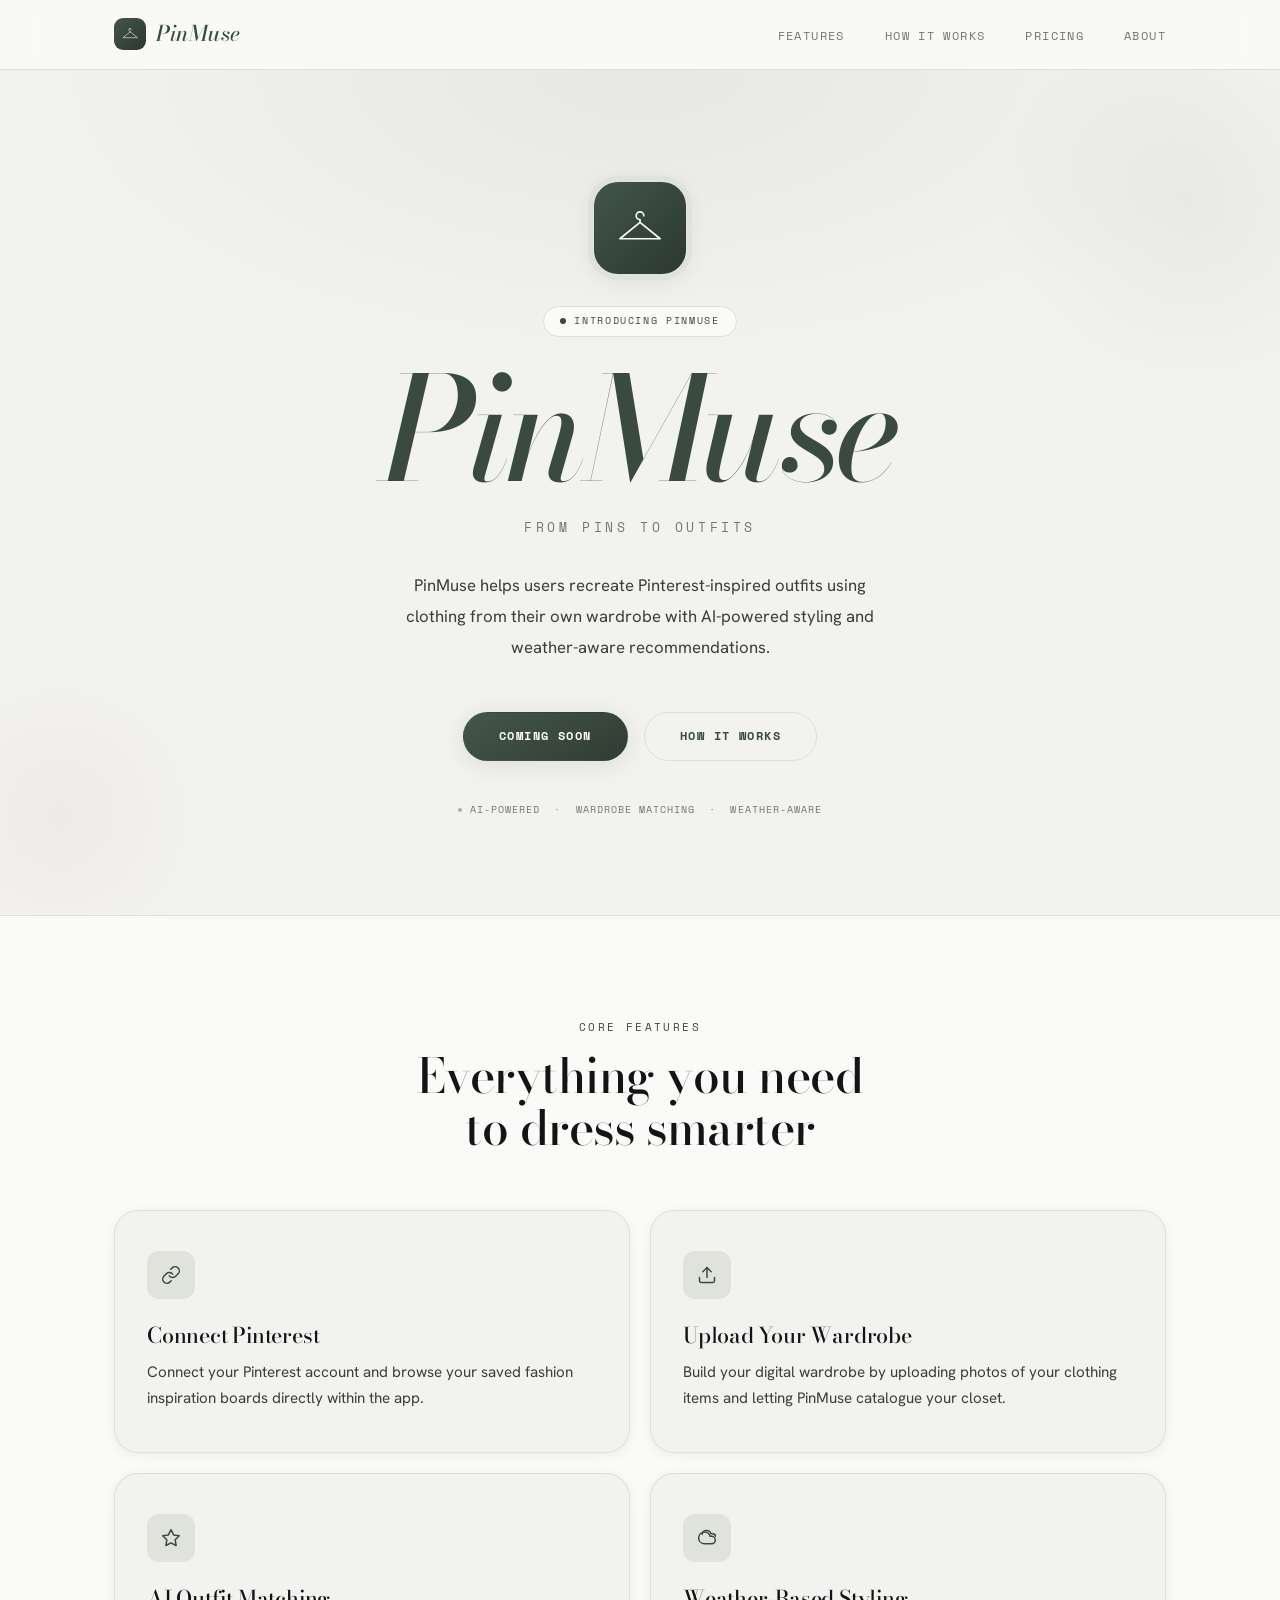
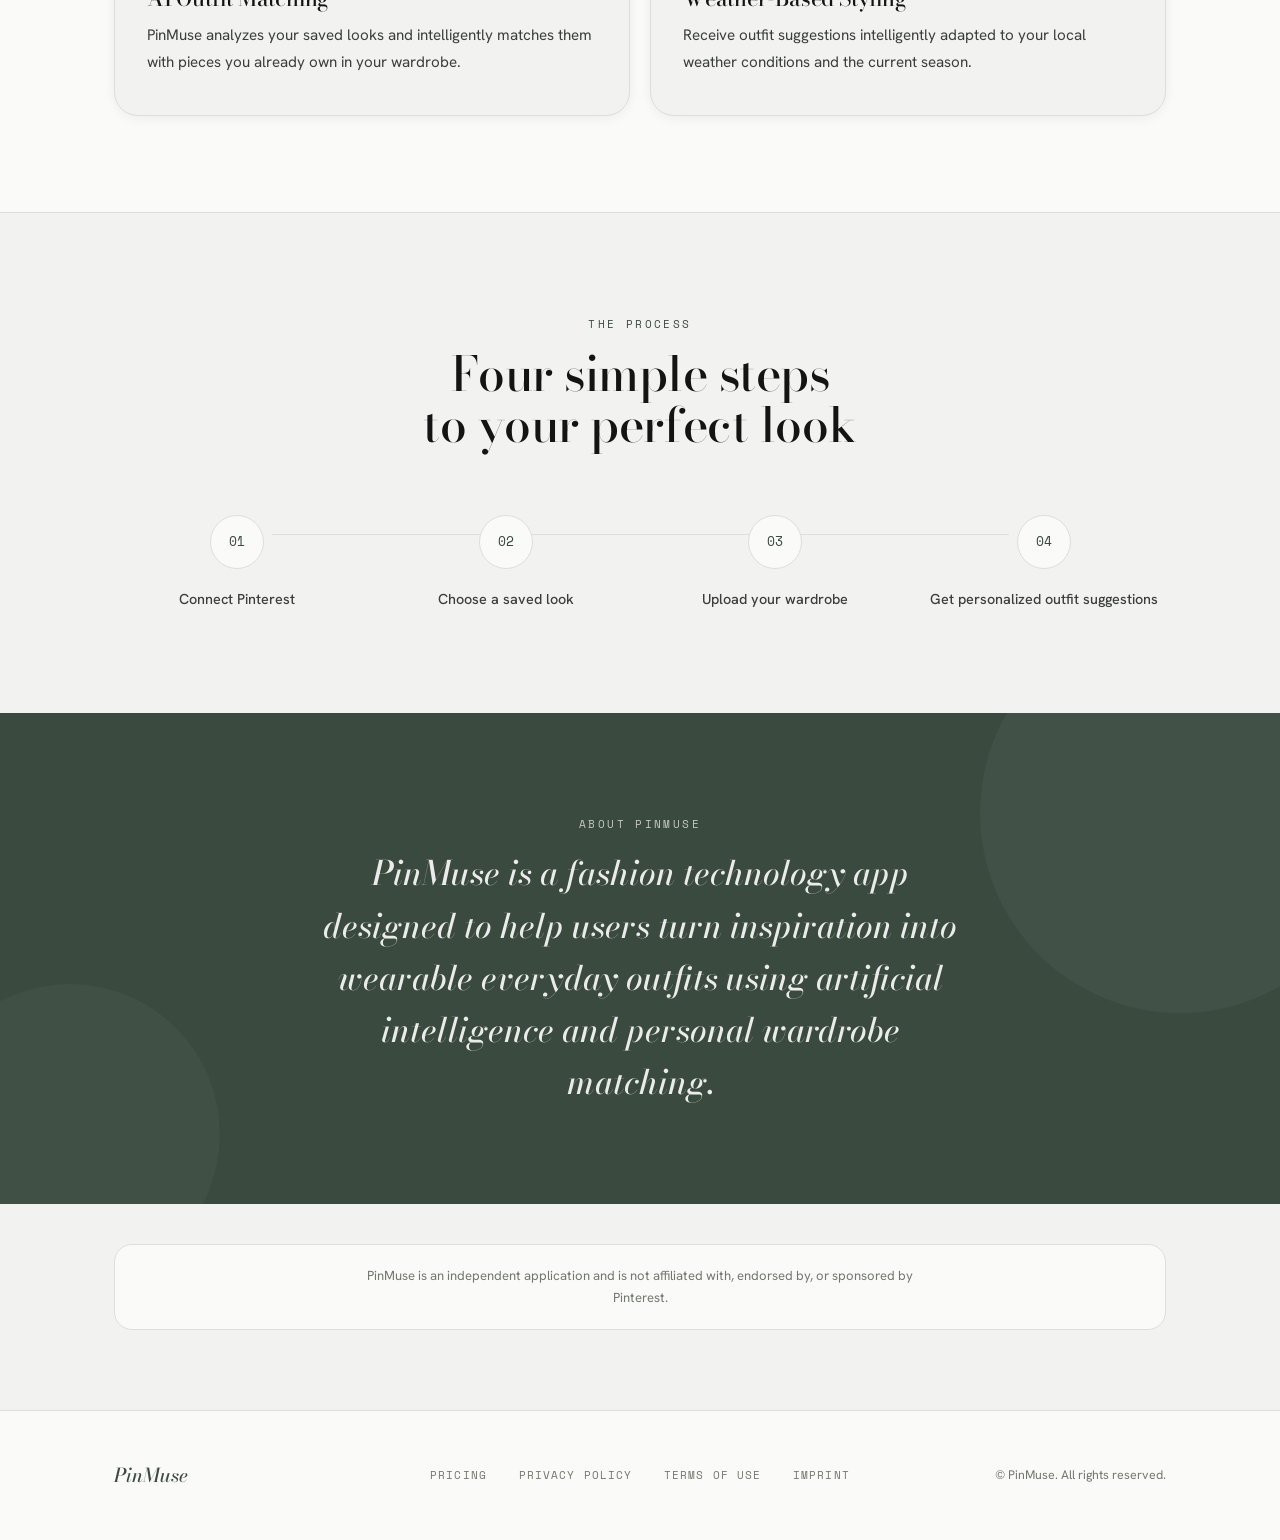
<file: index.html>
<!DOCTYPE html>
<html lang="en">
<head>
  <meta charset="UTF-8" />
  <meta name="viewport" content="width=device-width, initial-scale=1.0" />

  <!-- Primary SEO -->
  <title>PinMuse — From Pins to Outfits</title>
  <meta name="description" content="PinMuse helps users recreate Pinterest-inspired outfits using AI-powered wardrobe matching and weather-aware styling." />
  <meta name="robots" content="index, follow" />
  <link rel="canonical" href="https://pinmuse.com/" />

  <!-- Open Graph -->
  <meta property="og:type"        content="website" />
  <meta property="og:url"         content="https://pinmuse.com/" />
  <meta property="og:title"       content="PinMuse — From Pins to Outfits" />
  <meta property="og:description" content="PinMuse helps users recreate Pinterest-inspired outfits using AI-powered wardrobe matching and weather-aware styling." />
  <meta property="og:image"       content="https://pinmuse.com/assets/og-image.png" />

  <!-- Twitter Card -->
  <meta name="twitter:card"        content="summary_large_image" />
  <meta name="twitter:title"       content="PinMuse — From Pins to Outfits" />
  <meta name="twitter:description" content="PinMuse helps users recreate Pinterest-inspired outfits using AI-powered wardrobe matching and weather-aware styling." />
  <meta name="twitter:image"       content="https://pinmuse.com/assets/og-image.png" />

  <!-- Favicon placeholder -->
  <link rel="icon"             type="image/svg+xml" href="/assets/pinmuse-logo.svg" />
  <link rel="apple-touch-icon" href="/assets/pinmuse-logo.svg" />

  <link rel="stylesheet" href="styles.css" />
</head>
<body>

  <!-- ======================================================
       Navigation
  ====================================================== -->
  <header>
    <nav class="nav" aria-label="Main navigation">
      <div class="nav-inner">
        <a href="/" class="nav-brand" aria-label="PinMuse home">
          <img
            src="assets/pinmuse-logo.svg"
            alt="PinMuse logo"
            class="nav-brand-logo"
            width="32" height="32"
          />
          <span class="nav-brand-name">PinMuse</span>
        </a>
        <ul class="nav-links">
          <li><a href="#features">Features</a></li>
          <li><a href="#how-it-works">How It Works</a></li>
          <li><a href="/pricing">Pricing</a></li>
          <li><a href="#about">About</a></li>
        </ul>
      </div>
    </nav>
  </header>


  <main>

    <!-- ====================================================
         Hero
    ==================================================== -->
    <section class="hero" id="hero" aria-labelledby="hero-title">
      <div class="hero-blob-left" aria-hidden="true"></div>

      <a href="/" class="hero-logo-wrap" aria-label="PinMuse">
        <img
          src="assets/pinmuse-logo.svg"
          alt="PinMuse app icon"
          class="hero-logo"
          width="92" height="92"
        />
      </a>

      <p class="hero-eyebrow">Introducing PinMuse</p>

      <h1 class="hero-title" id="hero-title">PinMuse</h1>

      <p class="hero-tagline">From Pins to Outfits</p>

      <p class="hero-description">
        PinMuse helps users recreate Pinterest-inspired outfits using clothing
        from their own wardrobe with AI-powered styling and weather-aware
        recommendations.
      </p>

      <div class="hero-cta">
        <a href="#features" class="btn btn-primary">Coming Soon</a>
        <a href="#how-it-works" class="btn btn-outline">How It Works</a>
      </div>

      <p class="hero-badge">
        <span class="hero-badge-dot" aria-hidden="true"></span>
        AI-Powered &nbsp;·&nbsp; Wardrobe Matching &nbsp;·&nbsp; Weather-Aware
      </p>
    </section>


    <!-- ====================================================
         Features
    ==================================================== -->
    <section class="features" id="features" aria-labelledby="features-title">
      <div class="container">
        <div class="section-header">
          <span class="section-eyebrow">Core Features</span>
          <h2 class="section-title" id="features-title">Everything you need<br>to dress smarter</h2>
        </div>

        <div class="features-grid">

          <!-- Feature 1: Connect Pinterest -->
          <article class="feature-card">
            <div class="feature-icon" aria-hidden="true">
              <svg viewBox="0 0 24 24" fill="none" stroke="currentColor" stroke-width="1.8" stroke-linecap="round" stroke-linejoin="round">
                <path d="M10 13a5 5 0 0 0 7.54.54l3-3a5 5 0 0 0-7.07-7.07l-1.72 1.71"/>
                <path d="M14 11a5 5 0 0 0-7.54-.54l-3 3a5 5 0 0 0 7.07 7.07l1.71-1.71"/>
              </svg>
            </div>
            <h3 class="feature-title">Connect Pinterest</h3>
            <p class="feature-desc">
              Connect your Pinterest account and browse your saved fashion
              inspiration boards directly within the app.
            </p>
          </article>

          <!-- Feature 2: Upload Your Wardrobe -->
          <article class="feature-card">
            <div class="feature-icon" aria-hidden="true">
              <svg viewBox="0 0 24 24" fill="none" stroke="currentColor" stroke-width="1.8" stroke-linecap="round" stroke-linejoin="round">
                <path d="M21 15v4a2 2 0 0 1-2 2H5a2 2 0 0 1-2-2v-4"/>
                <polyline points="17 8 12 3 7 8"/>
                <line x1="12" y1="3" x2="12" y2="15"/>
              </svg>
            </div>
            <h3 class="feature-title">Upload Your Wardrobe</h3>
            <p class="feature-desc">
              Build your digital wardrobe by uploading photos of your clothing
              items and letting PinMuse catalogue your closet.
            </p>
          </article>

          <!-- Feature 3: AI Outfit Matching -->
          <article class="feature-card">
            <div class="feature-icon" aria-hidden="true">
              <svg viewBox="0 0 24 24" fill="none" stroke="currentColor" stroke-width="1.8" stroke-linecap="round" stroke-linejoin="round">
                <polygon points="12 2 15.09 8.26 22 9.27 17 14.14 18.18 21.02 12 17.77 5.82 21.02 7 14.14 2 9.27 8.91 8.26 12 2"/>
              </svg>
            </div>
            <h3 class="feature-title">AI Outfit Matching</h3>
            <p class="feature-desc">
              PinMuse analyzes your saved looks and intelligently matches them
              with pieces you already own in your wardrobe.
            </p>
          </article>

          <!-- Feature 4: Weather-Based Styling -->
          <article class="feature-card">
            <div class="feature-icon" aria-hidden="true">
              <svg viewBox="0 0 24 24" fill="none" stroke="currentColor" stroke-width="1.8" stroke-linecap="round" stroke-linejoin="round">
                <path d="M17.5 19H9a7 7 0 1 1 6.71-9h1.79a4.5 4.5 0 1 1 0 9Z"/>
                <path d="M22 10a3 3 0 0 0-3-3h-2.207a5.502 5.502 0 0 0-10.702.5"/>
              </svg>
            </div>
            <h3 class="feature-title">Weather-Based Styling</h3>
            <p class="feature-desc">
              Receive outfit suggestions intelligently adapted to your local
              weather conditions and the current season.
            </p>
          </article>

        </div>
      </div>
    </section>


    <!-- ====================================================
         How It Works
    ==================================================== -->
    <section class="how-it-works" id="how-it-works" aria-labelledby="hiw-title">
      <div class="container">
        <div class="section-header">
          <span class="section-eyebrow">The Process</span>
          <h2 class="section-title" id="hiw-title">Four simple steps<br>to your perfect look</h2>
        </div>

        <div class="steps-grid">

          <div class="step">
            <div class="step-number" aria-hidden="true">01</div>
            <h3 class="step-title">Connect Pinterest</h3>
          </div>

          <div class="step">
            <div class="step-number" aria-hidden="true">02</div>
            <h3 class="step-title">Choose a saved look</h3>
          </div>

          <div class="step">
            <div class="step-number" aria-hidden="true">03</div>
            <h3 class="step-title">Upload your wardrobe</h3>
          </div>

          <div class="step">
            <div class="step-number" aria-hidden="true">04</div>
            <h3 class="step-title">Get personalized outfit suggestions</h3>
          </div>

        </div>
      </div>
    </section>


    <!-- ====================================================
         About
    ==================================================== -->
    <section class="about" id="about" aria-labelledby="about-title">
      <div class="about-inner">
        <span class="section-eyebrow" id="about-title">About PinMuse</span>
        <p class="about-quote">
          PinMuse is a fashion technology app designed to help users turn
          inspiration into wearable everyday outfits using artificial
          intelligence and personal wardrobe matching.
        </p>
      </div>
    </section>


    <!-- ====================================================
         Disclaimer
    ==================================================== -->
    <section class="disclaimer-section" aria-label="Disclaimer">
      <div class="container">
        <div class="disclaimer-box">
          <p>
            PinMuse is an independent application and is not affiliated with,
            endorsed by, or sponsored by Pinterest.
          </p>
        </div>
      </div>
    </section>

  </main>


  <!-- ======================================================
       Footer
  ====================================================== -->
  <footer class="footer">
    <div class="footer-inner">

      <span class="footer-brand-name">PinMuse</span>

      <nav class="footer-links" aria-label="Footer navigation">
        <a href="/pricing">Pricing</a>
        <a href="/privacy-policy">Privacy Policy</a>
        <a href="/terms-of-use">Terms of Use</a>
        <a href="/imprint">Imprint</a>
      </nav>

      <p class="footer-copy">© PinMuse. All rights reserved.</p>

    </div>
  </footer>

</body>
</html>
</file>
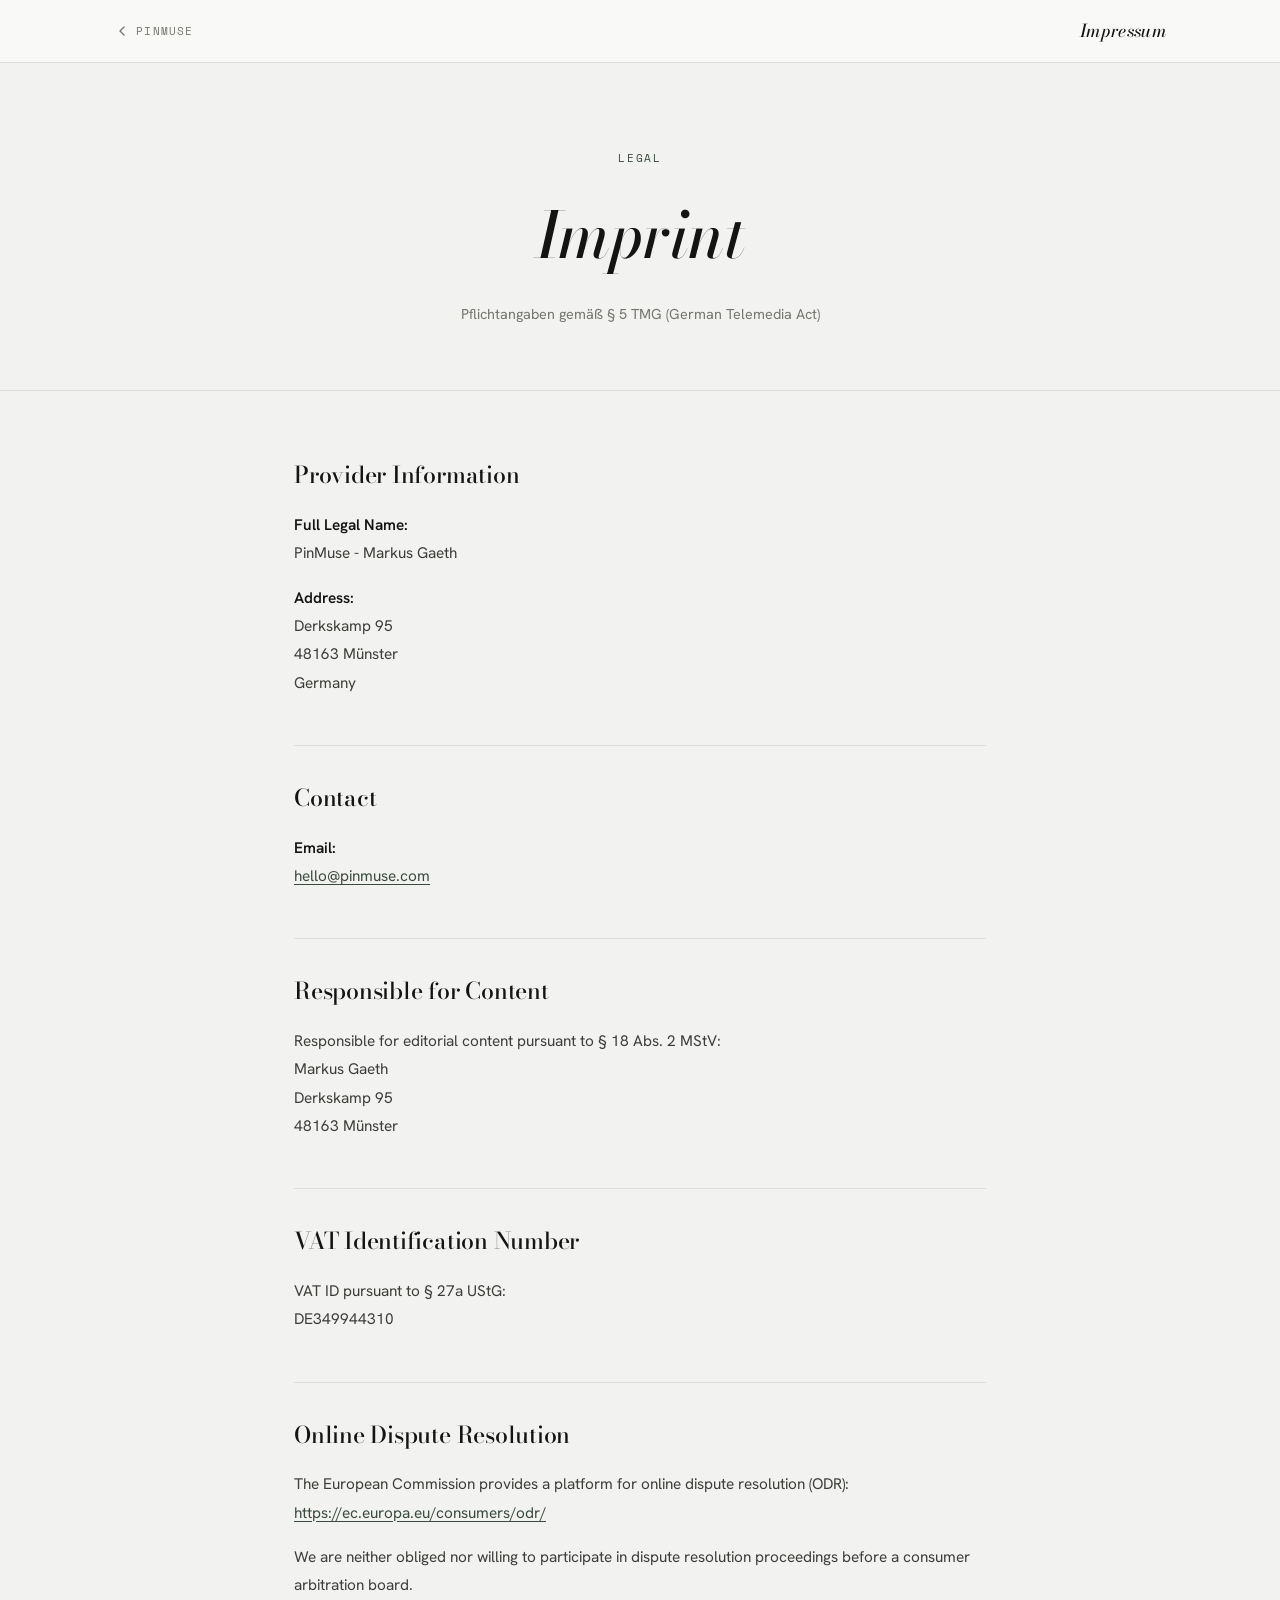
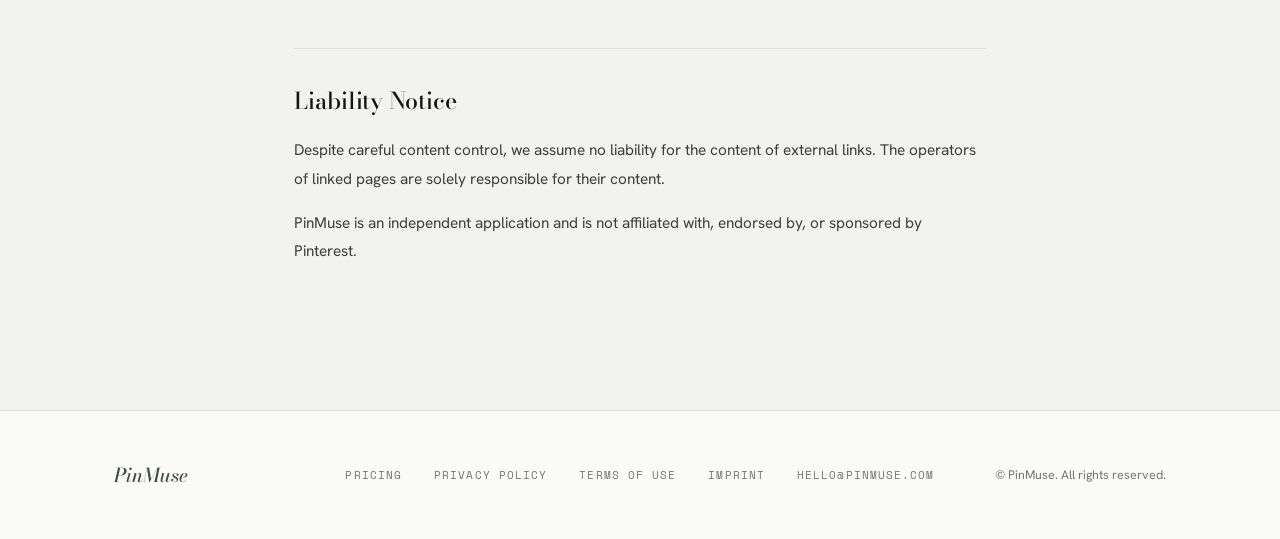
<file: imprint/index.html>
<!DOCTYPE html>
<html lang="de">
<head>
  <meta charset="UTF-8" />
  <meta name="viewport" content="width=device-width, initial-scale=1.0" />

  <!-- Primary SEO -->
  <title>Imprint / Impressum — PinMuse</title>
  <meta name="description" content="PinMuse Impressum — legal notice and provider identification as required by German law." />
  <meta name="robots" content="index, follow" />
  <link rel="canonical" href="https://pinmuse.com/imprint" />

  <!-- Open Graph -->
  <meta property="og:type"  content="website" />
  <meta property="og:url"   content="https://pinmuse.com/imprint" />
  <meta property="og:title" content="Imprint / Impressum — PinMuse" />

  <!-- Favicon -->
  <link rel="icon"             type="image/svg+xml" href="/assets/pinmuse-logo.svg" />
  <link rel="apple-touch-icon" href="/assets/pinmuse-logo.svg" />

  <link rel="stylesheet" href="../styles.css" />
</head>
<body>

  <!-- Navigation -->
  <header>
    <nav class="page-nav" aria-label="Page navigation">
      <div class="nav-inner">
        <a href="/" class="back-link" aria-label="Back to PinMuse homepage">
          <svg width="16" height="16" viewBox="0 0 24 24" fill="none" stroke="currentColor" stroke-width="2" stroke-linecap="round" stroke-linejoin="round" aria-hidden="true">
            <polyline points="15 18 9 12 15 6"/>
          </svg>
          PinMuse
        </a>
        <span class="nav-brand-name" style="font-family:var(--font-display);font-size:1.1rem;font-weight:500;color:var(--clr-text-secondary);">
          Impressum
        </span>
      </div>
    </nav>
  </header>

  <main>

    <!-- Page Hero -->
    <div class="page-hero">
      <p class="page-hero-eyebrow">Legal</p>
      <h1 class="page-hero-title">Imprint</h1>
      <p class="page-hero-subtitle">Pflichtangaben gemäß § 5 TMG (German Telemedia Act)</p>
    </div>

    <!-- Content -->
    <article class="page-content" aria-label="Imprint content">

      <h2>Provider Information</h2>

      <p>
        <strong>Full Legal Name:</strong><br />
        PinMuse - Markus Gaeth
      </p>

      <p>
        <strong>Address:</strong><br />
        Derkskamp 95<br />
        48163 Münster<br />
        Germany
      </p>


      <h2>Contact</h2>

      <p>
        <strong>Email:</strong><br />
        <a href="#" class="email-rtl" aria-label="Email PinMuse">moc.esumnip@olleh</a>
      </p>


      <h2>Responsible for Content</h2>

      <p>
        Responsible for editorial content pursuant to § 18 Abs. 2 MStV:<br />
        Markus Gaeth<br />
        Derkskamp 95<br />
        48163 Münster
      </p>


      <h2>VAT Identification Number</h2>

      <p>
        VAT ID pursuant to § 27a UStG:<br />
        DE349944310
      </p>

      <h2>Online Dispute Resolution</h2>

      <p>
        The European Commission provides a platform for online dispute resolution (ODR):
        <a href="https://ec.europa.eu/consumers/odr/" rel="noopener noreferrer" target="_blank">
          https://ec.europa.eu/consumers/odr/
        </a>
      </p>

      <p>
        We are neither obliged nor willing to participate in dispute resolution proceedings
        before a consumer arbitration board.
      </p>


      <h2>Liability Notice</h2>

      <p>
        Despite careful content control, we assume no liability for the content of
        external links. The operators of linked pages are solely responsible for their
        content.
      </p>

      <p>
        PinMuse is an independent application and is not affiliated with, endorsed by,
        or sponsored by Pinterest.
      </p>

    </article>

  </main>

  <!-- Footer -->
  <footer class="footer">
    <div class="footer-inner">
      <a href="/" class="footer-brand-name">PinMuse</a>
      <nav class="footer-links" aria-label="Footer navigation">
        <a href="/pricing">Pricing</a>
        <a href="/privacy-policy">Privacy Policy</a>
        <a href="/terms-of-use">Terms of Use</a>
        <a href="/imprint">Imprint</a>
        <a href="#" class="email-rtl" aria-label="Email PinMuse">moc.esumnip@olleh</a>
      </nav>
      <p class="footer-copy">© PinMuse. All rights reserved.</p>
    </div>
  </footer>

  <script>
    document.querySelectorAll('a.email-rtl').forEach(function(a) {
      var email = a.textContent.trim().split('').reverse().join('');
      a.href = 'mailto:' + email;
      a.textContent = email;
      a.style.direction = 'ltr';
      a.style.unicodeBidi = 'normal';
    });
  </script>

</body>
</html>
</file>
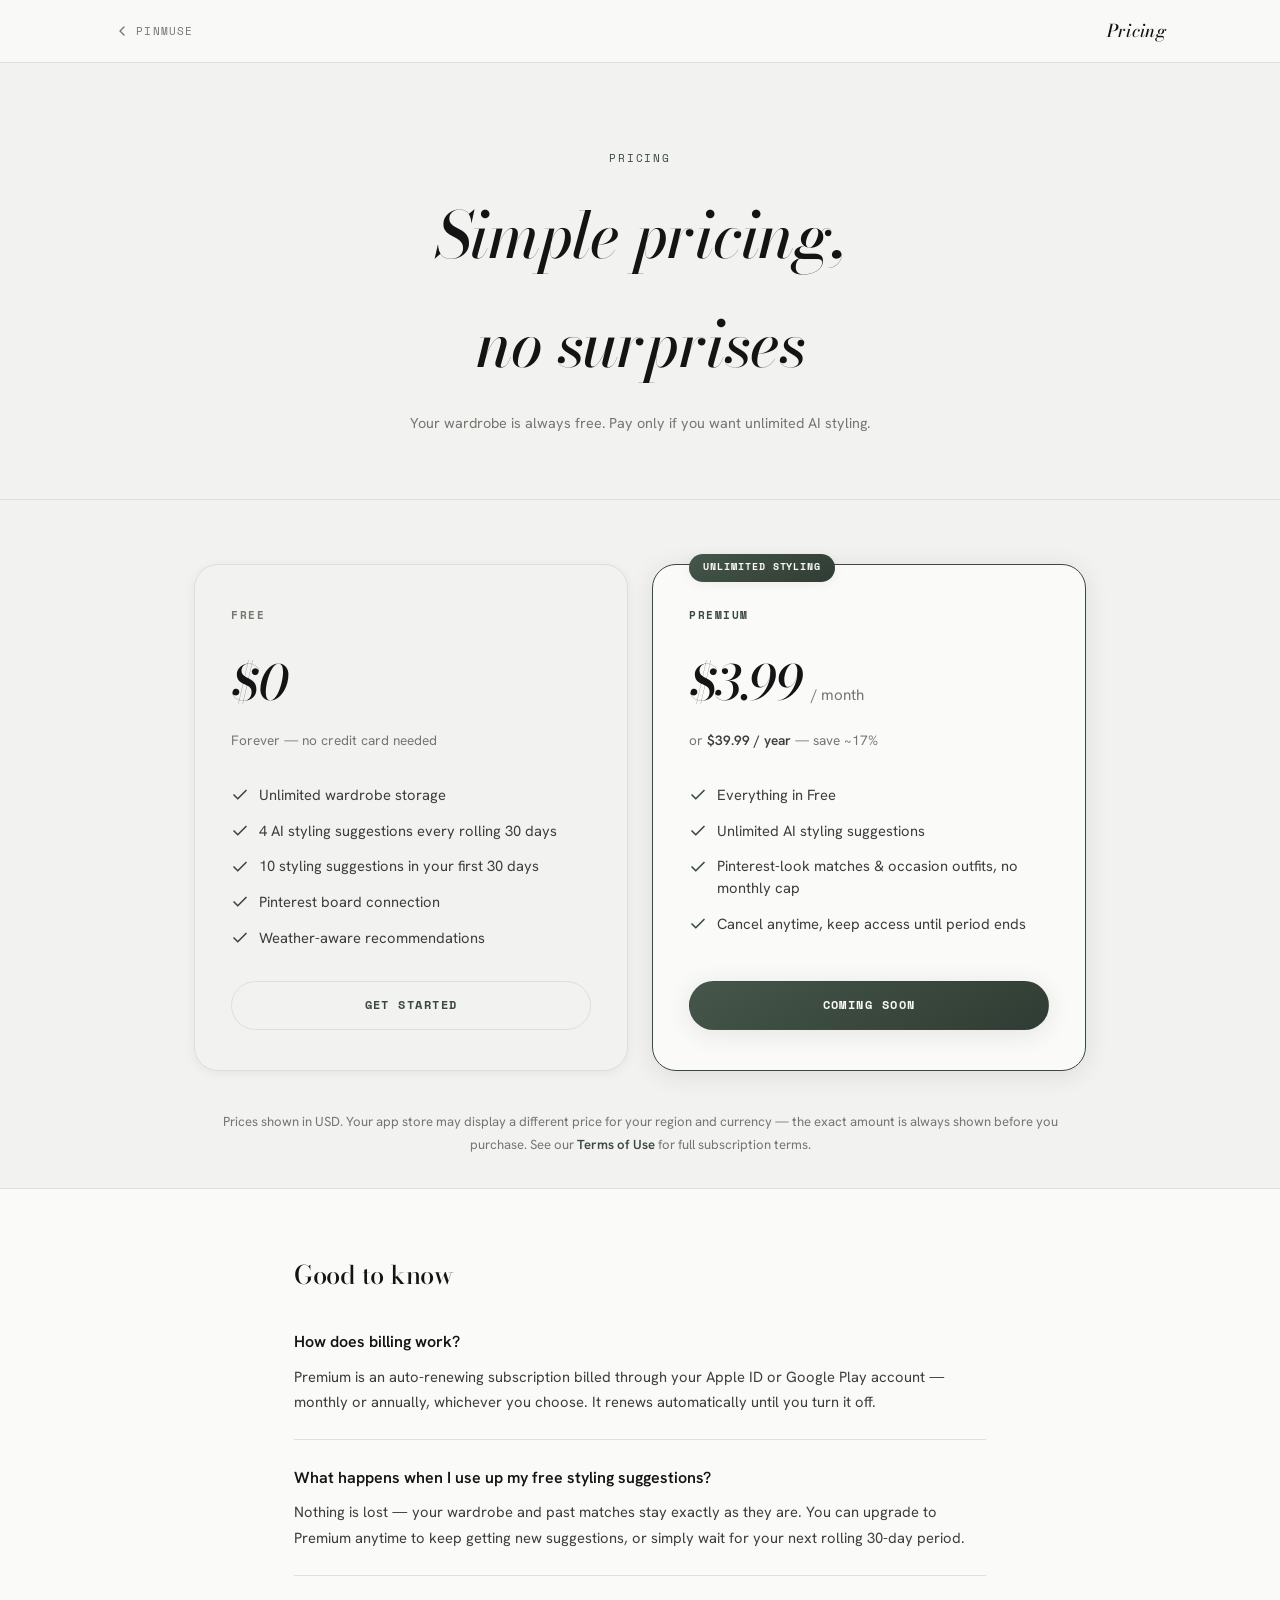
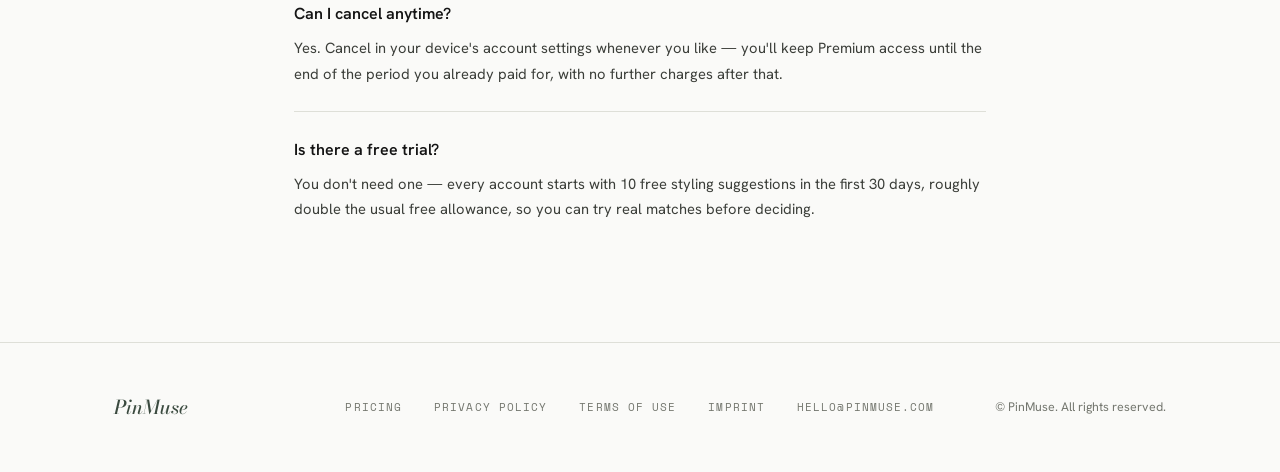
<file: pricing/index.html>
<!DOCTYPE html>
<html lang="en">
<head>
  <meta charset="UTF-8" />
  <meta name="viewport" content="width=device-width, initial-scale=1.0" />

  <!-- Primary SEO -->
  <title>Pricing — PinMuse</title>
  <meta name="description" content="PinMuse pricing: an unlimited digital wardrobe, always free, plus optional Premium for unlimited AI styling suggestions — $3.99/month or $39.99/year." />
  <meta name="robots" content="index, follow" />
  <link rel="canonical" href="https://pinmuse.com/pricing" />

  <!-- Open Graph -->
  <meta property="og:type"        content="website" />
  <meta property="og:url"         content="https://pinmuse.com/pricing" />
  <meta property="og:title"       content="Pricing — PinMuse" />
  <meta property="og:description" content="An unlimited digital wardrobe, always free, plus optional Premium for unlimited AI styling suggestions — $3.99/month or $39.99/year." />

  <!-- Favicon -->
  <link rel="icon"             type="image/svg+xml" href="/assets/pinmuse-logo.svg" />
  <link rel="apple-touch-icon" href="/assets/pinmuse-logo.svg" />

  <link rel="stylesheet" href="../styles.css" />
</head>
<body>

  <!-- Navigation -->
  <header>
    <nav class="page-nav" aria-label="Page navigation">
      <div class="nav-inner">
        <a href="/" class="back-link" aria-label="Back to PinMuse homepage">
          <svg width="16" height="16" viewBox="0 0 24 24" fill="none" stroke="currentColor" stroke-width="2" stroke-linecap="round" stroke-linejoin="round" aria-hidden="true">
            <polyline points="15 18 9 12 15 6"/>
          </svg>
          PinMuse
        </a>
        <span class="nav-brand-name" style="font-family:var(--font-display);font-size:1.1rem;font-weight:500;color:var(--clr-text-secondary);">
          Pricing
        </span>
      </div>
    </nav>
  </header>

  <main>

    <!-- Page Hero -->
    <div class="page-hero">
      <p class="page-hero-eyebrow">Pricing</p>
      <h1 class="page-hero-title">Simple pricing,<br>no surprises</h1>
      <p class="page-hero-subtitle">
        Your wardrobe is always free. Pay only if you want unlimited AI styling.
      </p>
    </div>

    <!-- Pricing Cards -->
    <section class="pricing-section" aria-label="Plans">
      <div class="pricing-grid">

        <!-- Free -->
        <article class="pricing-card">
          <span class="pricing-card-name">Free</span>
          <div class="pricing-price">
            <span class="pricing-price-amount">$0</span>
          </div>
          <p class="pricing-price-sub">Forever — no credit card needed</p>

          <ul class="pricing-feature-list">
            <li><svg class="pricing-check" viewBox="0 0 24 24" fill="none" stroke="currentColor" stroke-width="2.2" stroke-linecap="round" stroke-linejoin="round" aria-hidden="true"><polyline points="20 6 9 17 4 12"/></svg>Unlimited wardrobe storage</li>
            <li><svg class="pricing-check" viewBox="0 0 24 24" fill="none" stroke="currentColor" stroke-width="2.2" stroke-linecap="round" stroke-linejoin="round" aria-hidden="true"><polyline points="20 6 9 17 4 12"/></svg>4 AI styling suggestions every rolling 30 days</li>
            <li><svg class="pricing-check" viewBox="0 0 24 24" fill="none" stroke="currentColor" stroke-width="2.2" stroke-linecap="round" stroke-linejoin="round" aria-hidden="true"><polyline points="20 6 9 17 4 12"/></svg>10 styling suggestions in your first 30 days</li>
            <li><svg class="pricing-check" viewBox="0 0 24 24" fill="none" stroke="currentColor" stroke-width="2.2" stroke-linecap="round" stroke-linejoin="round" aria-hidden="true"><polyline points="20 6 9 17 4 12"/></svg>Pinterest board connection</li>
            <li><svg class="pricing-check" viewBox="0 0 24 24" fill="none" stroke="currentColor" stroke-width="2.2" stroke-linecap="round" stroke-linejoin="round" aria-hidden="true"><polyline points="20 6 9 17 4 12"/></svg>Weather-aware recommendations</li>
          </ul>

          <a href="/" class="btn btn-outline pricing-cta">Get Started</a>
        </article>

        <!-- Premium -->
        <article class="pricing-card pricing-card--premium">
          <span class="pricing-badge">Unlimited styling</span>
          <span class="pricing-card-name">Premium</span>
          <div class="pricing-price">
            <span class="pricing-price-amount">$3.99</span>
            <span class="pricing-price-unit">/ month</span>
          </div>
          <p class="pricing-price-sub">or <strong>$39.99 / year</strong> — save ~17%</p>

          <ul class="pricing-feature-list">
            <li><svg class="pricing-check" viewBox="0 0 24 24" fill="none" stroke="currentColor" stroke-width="2.2" stroke-linecap="round" stroke-linejoin="round" aria-hidden="true"><polyline points="20 6 9 17 4 12"/></svg>Everything in Free</li>
            <li><svg class="pricing-check" viewBox="0 0 24 24" fill="none" stroke="currentColor" stroke-width="2.2" stroke-linecap="round" stroke-linejoin="round" aria-hidden="true"><polyline points="20 6 9 17 4 12"/></svg>Unlimited AI styling suggestions</li>
            <li><svg class="pricing-check" viewBox="0 0 24 24" fill="none" stroke="currentColor" stroke-width="2.2" stroke-linecap="round" stroke-linejoin="round" aria-hidden="true"><polyline points="20 6 9 17 4 12"/></svg>Pinterest-look matches &amp; occasion outfits, no monthly cap</li>
            <li><svg class="pricing-check" viewBox="0 0 24 24" fill="none" stroke="currentColor" stroke-width="2.2" stroke-linecap="round" stroke-linejoin="round" aria-hidden="true"><polyline points="20 6 9 17 4 12"/></svg>Cancel anytime, keep access until period ends</li>
          </ul>

          <a href="/" class="btn btn-primary pricing-cta">Coming Soon</a>
        </article>

      </div>

      <p class="pricing-footnote">
        Prices shown in USD. Your app store may display a different price for your region
        and currency — the exact amount is always shown before you purchase. See our
        <a href="/terms-of-use">Terms of Use</a> for full subscription terms.
      </p>
    </section>

    <!-- FAQ -->
    <section class="pricing-faq-section">
      <div class="pricing-faq">
        <h2 class="pricing-faq-title">Good to know</h2>

        <div class="faq-item">
          <h3>How does billing work?</h3>
          <p>
            Premium is an auto-renewing subscription billed through your Apple ID or Google
            Play account — monthly or annually, whichever you choose. It renews automatically
            until you turn it off.
          </p>
        </div>

        <div class="faq-item">
          <h3>What happens when I use up my free styling suggestions?</h3>
          <p>
            Nothing is lost — your wardrobe and past matches stay exactly as they are. You can
            upgrade to Premium anytime to keep getting new suggestions, or simply wait for your
            next rolling 30-day period.
          </p>
        </div>

        <div class="faq-item">
          <h3>Can I cancel anytime?</h3>
          <p>
            Yes. Cancel in your device's account settings whenever you like — you'll keep
            Premium access until the end of the period you already paid for, with no further
            charges after that.
          </p>
        </div>

        <div class="faq-item">
          <h3>Is there a free trial?</h3>
          <p>
            You don't need one — every account starts with 10 free styling suggestions in the
            first 30 days, roughly double the usual free allowance, so you can try real matches
            before deciding.
          </p>
        </div>
      </div>
    </section>

  </main>

  <!-- Footer -->
  <footer class="footer">
    <div class="footer-inner">
      <a href="/" class="footer-brand-name">PinMuse</a>
      <nav class="footer-links" aria-label="Footer navigation">
        <a href="/pricing">Pricing</a>
        <a href="/privacy-policy">Privacy Policy</a>
        <a href="/terms-of-use">Terms of Use</a>
        <a href="/imprint">Imprint</a>
        <a href="#" class="email-rtl" aria-label="Email PinMuse">moc.esumnip@olleh</a>
      </nav>
      <p class="footer-copy">© PinMuse. All rights reserved.</p>
    </div>
  </footer>

  <script>
    document.querySelectorAll('a.email-rtl').forEach(function(a) {
      var email = a.textContent.trim().split('').reverse().join('');
      a.href = 'mailto:' + email;
      a.textContent = email;
      a.style.direction = 'ltr';
      a.style.unicodeBidi = 'normal';
    });
  </script>

</body>
</html>
</file>
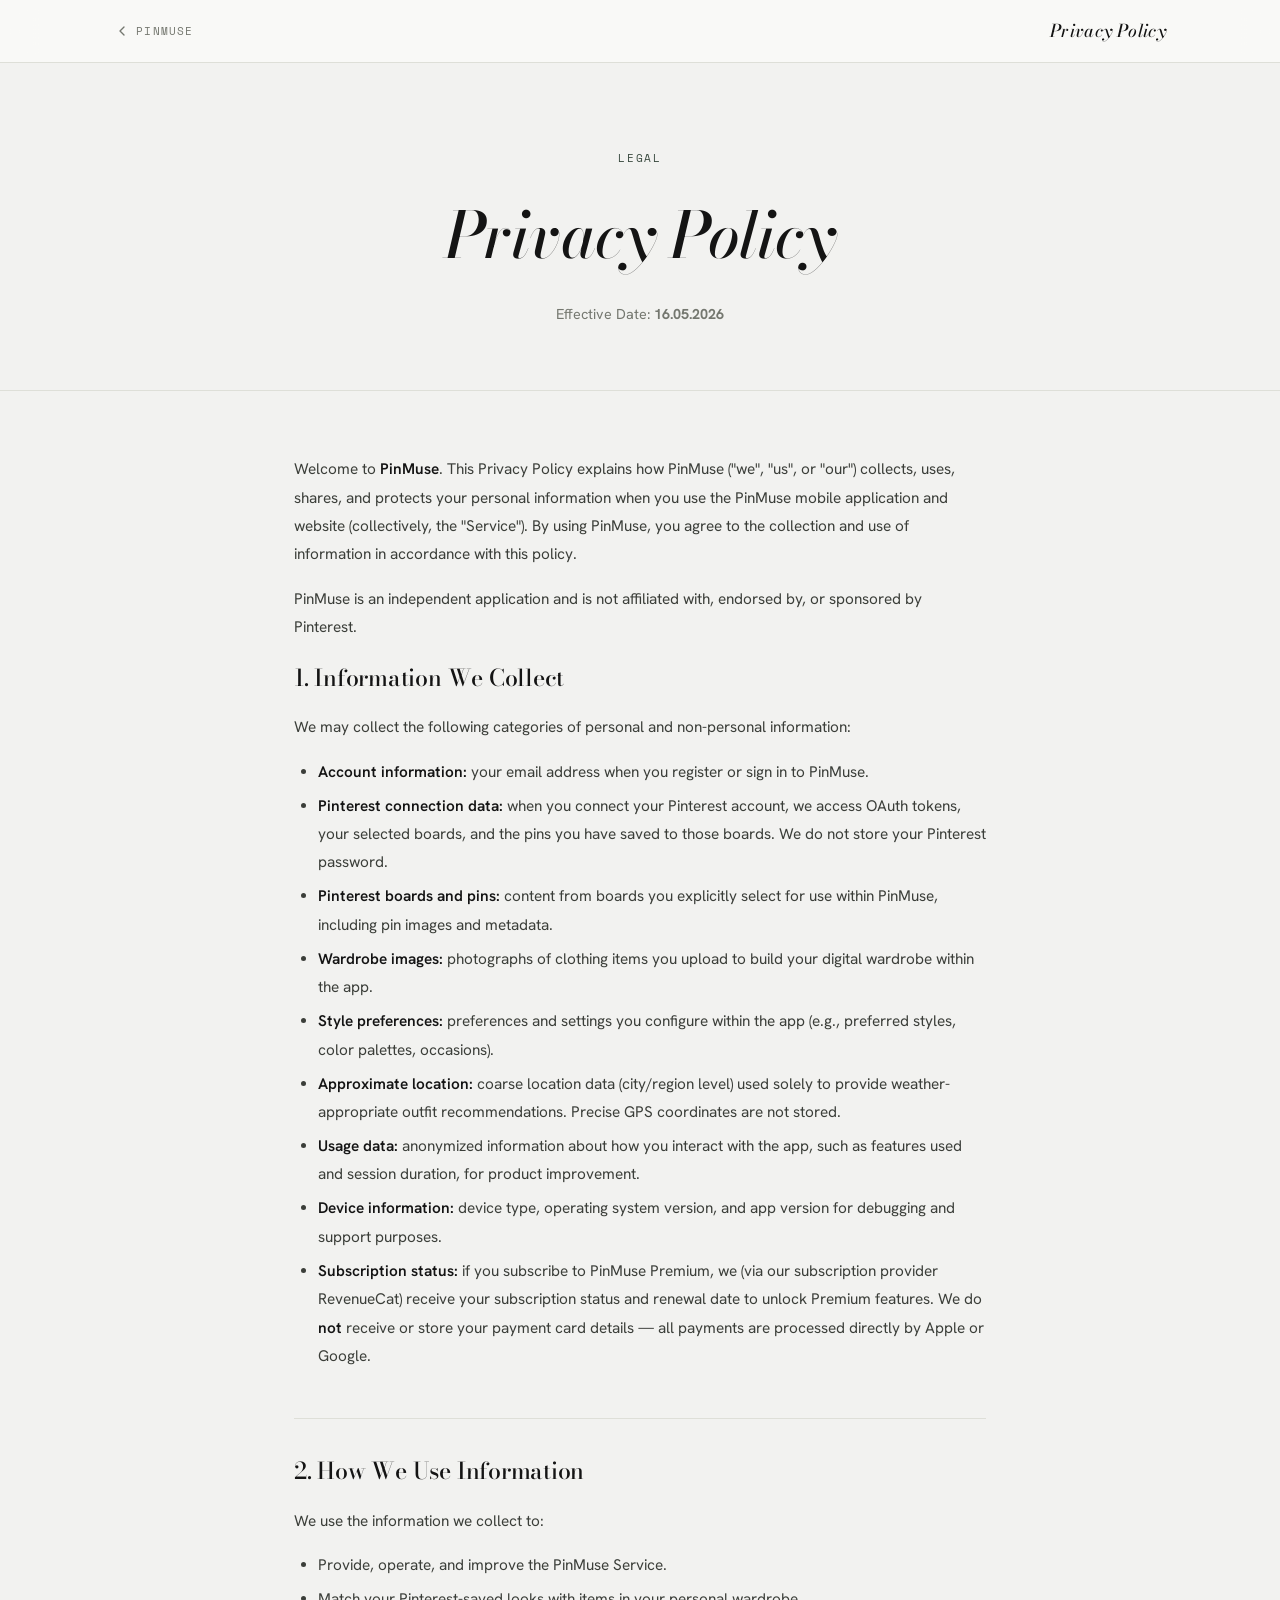
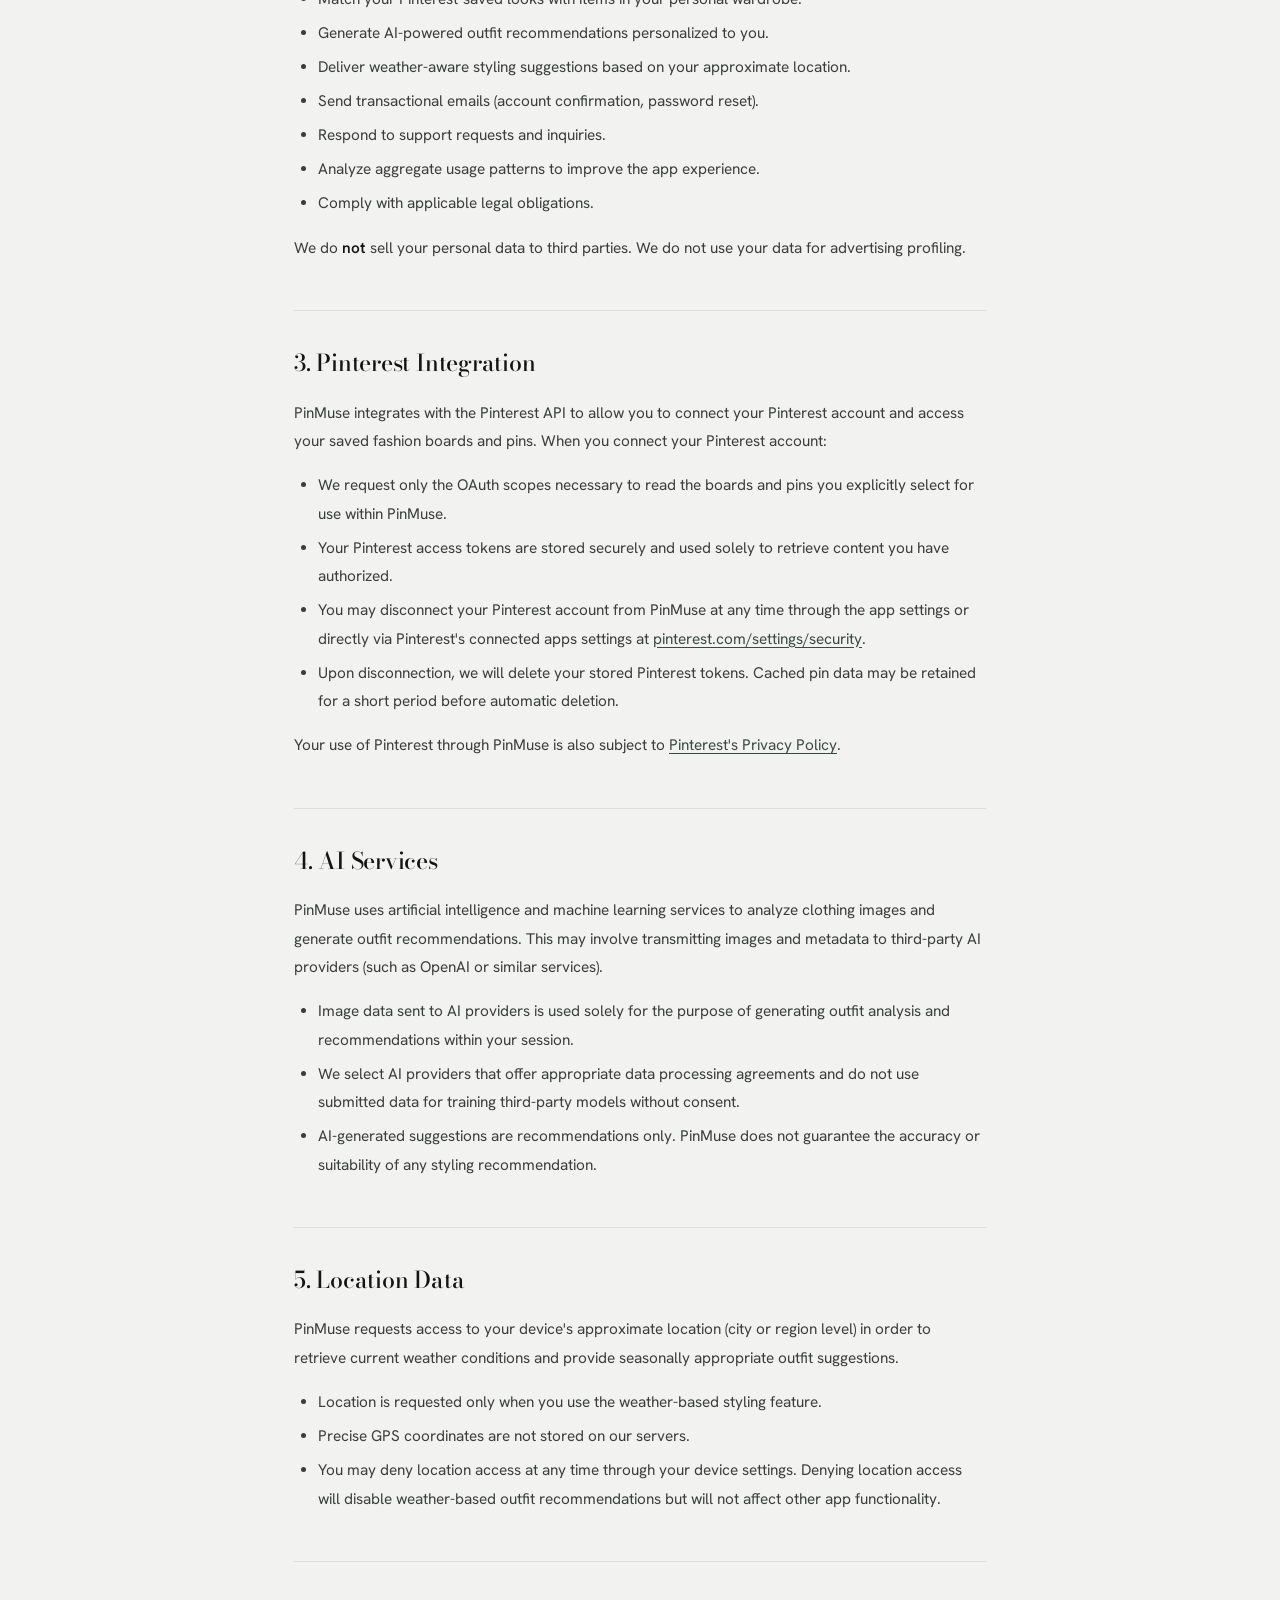
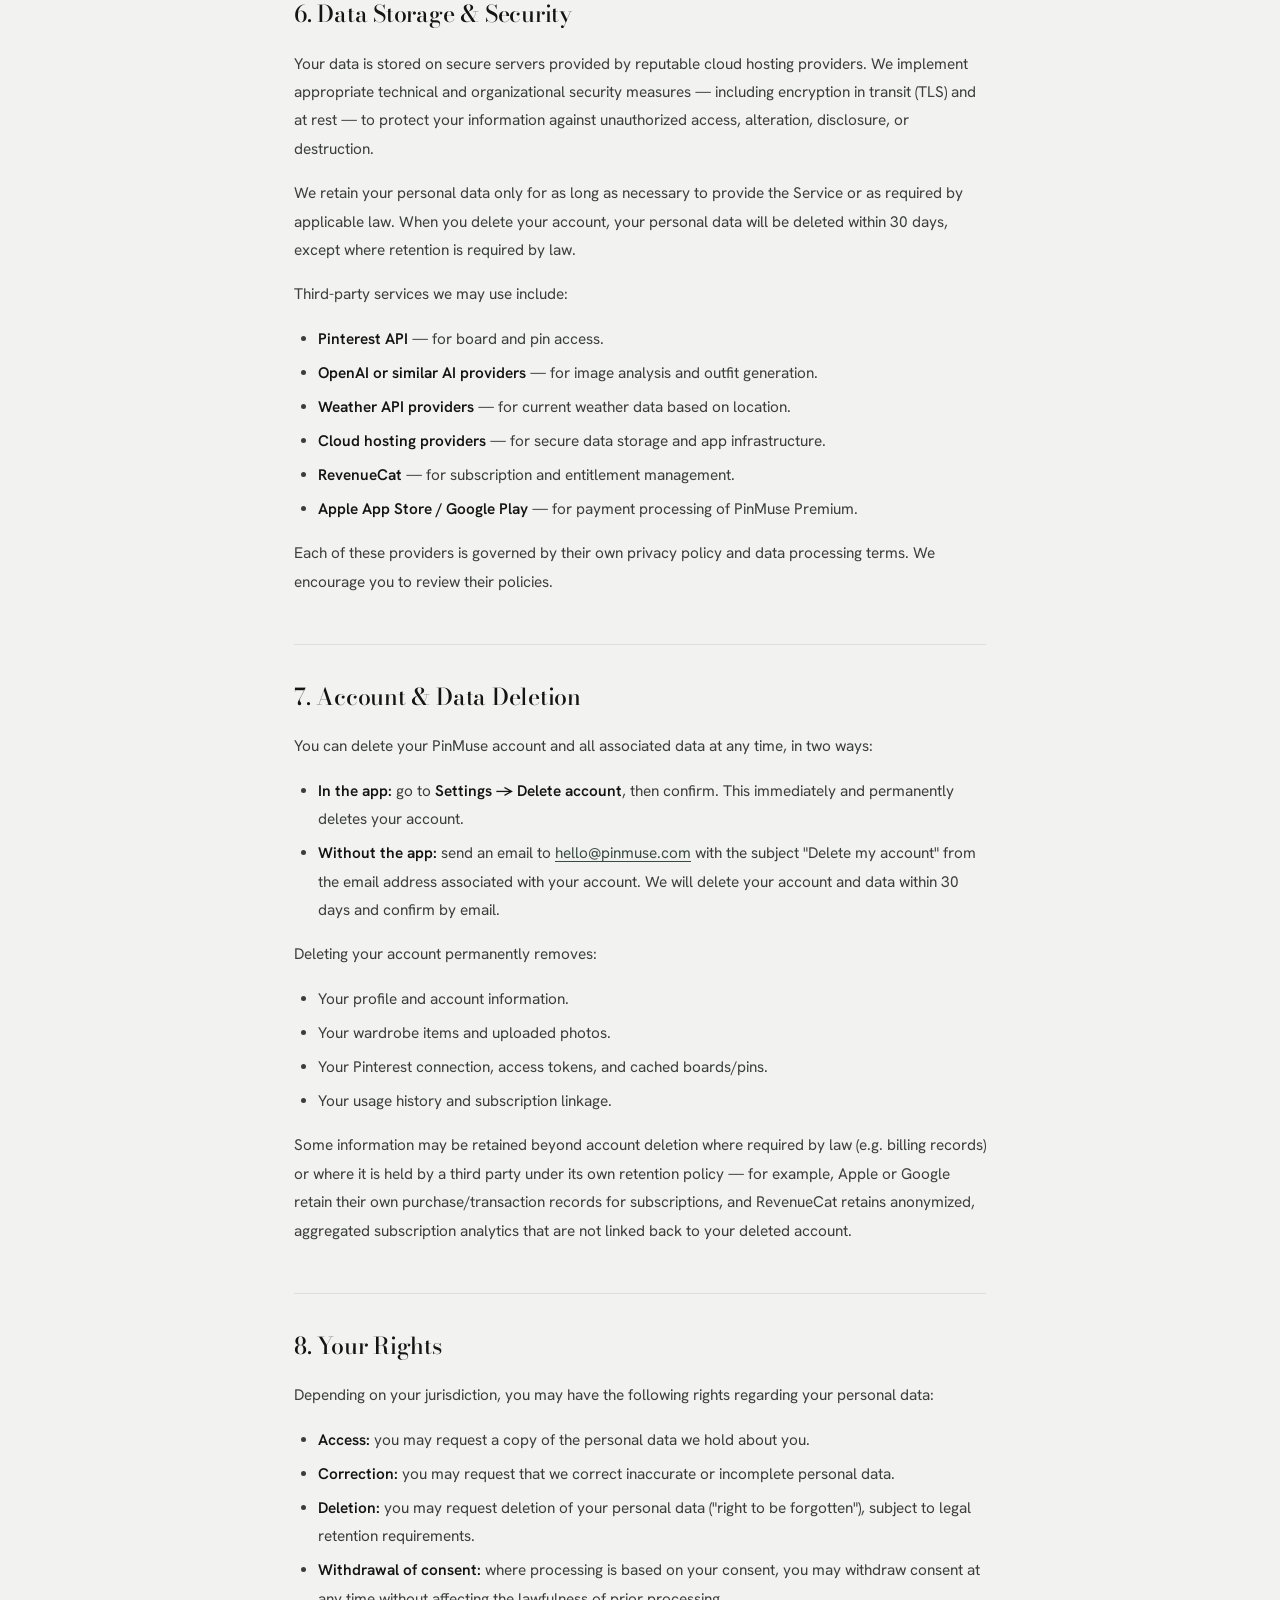
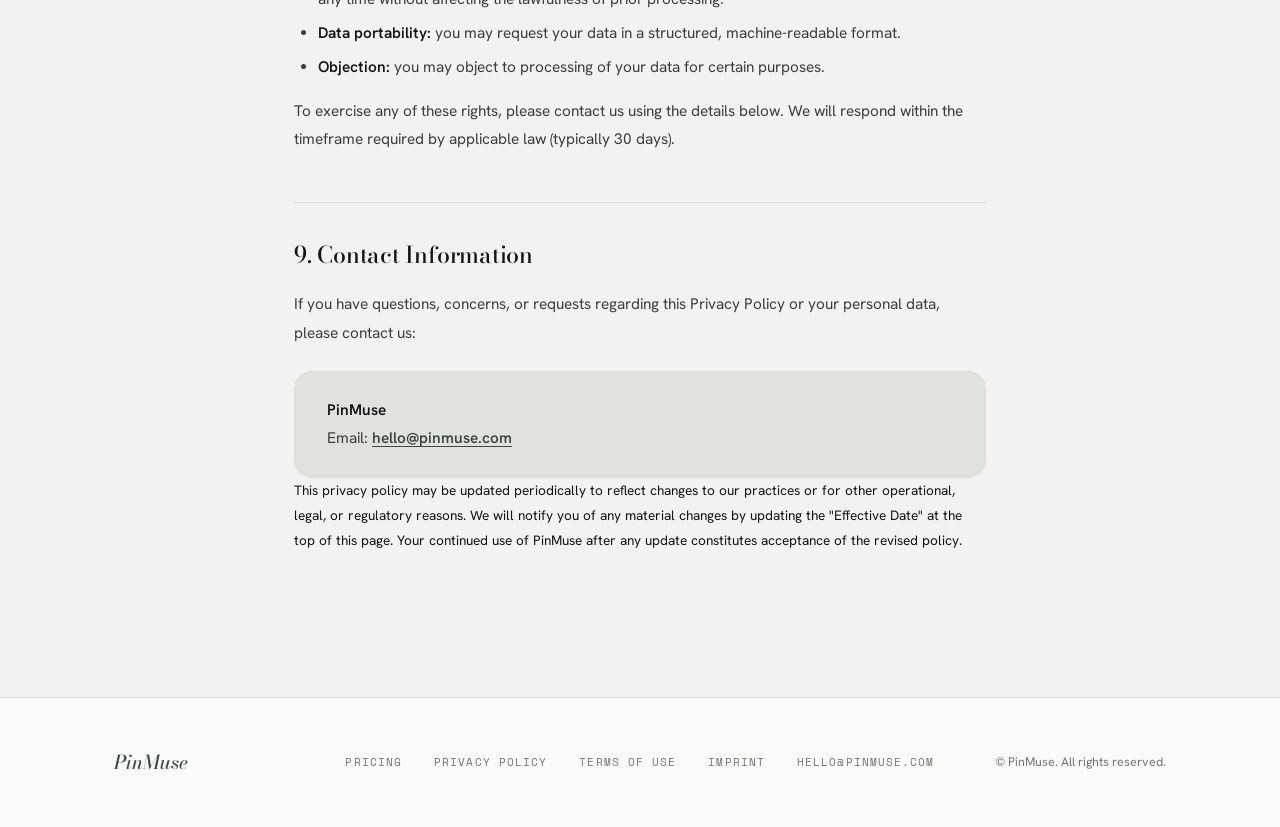
<file: privacy-policy/index.html>
<!DOCTYPE html>
<html lang="en">
<head>
  <meta charset="UTF-8" />
  <meta name="viewport" content="width=device-width, initial-scale=1.0" />

  <!-- Primary SEO -->
  <title>Privacy Policy — PinMuse</title>
  <meta name="description" content="PinMuse Privacy Policy — learn how we collect, use, and protect your personal data." />
  <meta name="robots" content="index, follow" />
  <link rel="canonical" href="https://pinmuse.com/privacy-policy" />

  <!-- Open Graph -->
  <meta property="og:type"        content="website" />
  <meta property="og:url"         content="https://pinmuse.com/privacy-policy" />
  <meta property="og:title"       content="Privacy Policy — PinMuse" />
  <meta property="og:description" content="PinMuse Privacy Policy — learn how we collect, use, and protect your personal data." />

  <!-- Favicon -->
  <link rel="icon"             type="image/svg+xml" href="/assets/pinmuse-logo.svg" />
  <link rel="apple-touch-icon" href="/assets/pinmuse-logo.svg" />

  <link rel="stylesheet" href="../styles.css" />
</head>
<body>

  <!-- Navigation -->
  <header>
    <nav class="page-nav" aria-label="Page navigation">
      <div class="nav-inner">
        <a href="/" class="back-link" aria-label="Back to PinMuse homepage">
          <svg width="16" height="16" viewBox="0 0 24 24" fill="none" stroke="currentColor" stroke-width="2" stroke-linecap="round" stroke-linejoin="round" aria-hidden="true">
            <polyline points="15 18 9 12 15 6"/>
          </svg>
          PinMuse
        </a>
        <span class="nav-brand-name" style="font-family:var(--font-display);font-size:1.1rem;font-weight:500;color:var(--clr-text-secondary);">
          Privacy Policy
        </span>
      </div>
    </nav>
  </header>

  <main>

    <!-- Page Hero -->
    <div class="page-hero">
      <p class="page-hero-eyebrow">Legal</p>
      <h1 class="page-hero-title">Privacy Policy</h1>
      <p class="page-hero-subtitle">Effective Date: <strong>16.05.2026</strong></p>
    </div>

    <!-- Content -->
    <article class="page-content" aria-label="Privacy Policy content">

      <p>
        Welcome to <strong>PinMuse</strong>. This Privacy Policy explains how PinMuse
        ("we", "us", or "our") collects, uses, shares, and protects your personal information
        when you use the PinMuse mobile application and website (collectively, the "Service").
        By using PinMuse, you agree to the collection and use of information in accordance
        with this policy.
      </p>

      <p>
        PinMuse is an independent application and is not affiliated with, endorsed by, or
        sponsored by Pinterest.
      </p>


      <!-- 1. Information We Collect -->
      <h2>1. Information We Collect</h2>

      <p>We may collect the following categories of personal and non-personal information:</p>

      <ul>
        <li>
          <strong>Account information:</strong> your email address when you register
          or sign in to PinMuse.
        </li>
        <li>
          <strong>Pinterest connection data:</strong> when you connect your Pinterest
          account, we access OAuth tokens, your selected boards, and the pins you have
          saved to those boards. We do not store your Pinterest password.
        </li>
        <li>
          <strong>Pinterest boards and pins:</strong> content from boards you explicitly
          select for use within PinMuse, including pin images and metadata.
        </li>
        <li>
          <strong>Wardrobe images:</strong> photographs of clothing items you upload to
          build your digital wardrobe within the app.
        </li>
        <li>
          <strong>Style preferences:</strong> preferences and settings you configure
          within the app (e.g., preferred styles, color palettes, occasions).
        </li>
        <li>
          <strong>Approximate location:</strong> coarse location data (city/region level)
          used solely to provide weather-appropriate outfit recommendations. Precise GPS
          coordinates are not stored.
        </li>
        <li>
          <strong>Usage data:</strong> anonymized information about how you interact
          with the app, such as features used and session duration, for product improvement.
        </li>
        <li>
          <strong>Device information:</strong> device type, operating system version, and
          app version for debugging and support purposes.
        </li>
        <li>
          <strong>Subscription status:</strong> if you subscribe to PinMuse Premium, we (via our
          subscription provider RevenueCat) receive your subscription status and renewal date to
          unlock Premium features. We do <strong>not</strong> receive or store your payment card
          details — all payments are processed directly by Apple or Google.
        </li>
      </ul>


      <!-- 2. How We Use Information -->
      <h2>2. How We Use Information</h2>

      <p>We use the information we collect to:</p>

      <ul>
        <li>Provide, operate, and improve the PinMuse Service.</li>
        <li>Match your Pinterest-saved looks with items in your personal wardrobe.</li>
        <li>Generate AI-powered outfit recommendations personalized to you.</li>
        <li>Deliver weather-aware styling suggestions based on your approximate location.</li>
        <li>Send transactional emails (account confirmation, password reset).</li>
        <li>Respond to support requests and inquiries.</li>
        <li>Analyze aggregate usage patterns to improve the app experience.</li>
        <li>Comply with applicable legal obligations.</li>
      </ul>

      <p>
        We do <strong>not</strong> sell your personal data to third parties. We do not use
        your data for advertising profiling.
      </p>


      <!-- 3. Pinterest Integration -->
      <h2>3. Pinterest Integration</h2>

      <p>
        PinMuse integrates with the Pinterest API to allow you to connect your Pinterest
        account and access your saved fashion boards and pins. When you connect your
        Pinterest account:
      </p>

      <ul>
        <li>
          We request only the OAuth scopes necessary to read the boards and pins you
          explicitly select for use within PinMuse.
        </li>
        <li>
          Your Pinterest access tokens are stored securely and used solely to retrieve
          content you have authorized.
        </li>
        <li>
          You may disconnect your Pinterest account from PinMuse at any time through the
          app settings or directly via Pinterest's connected apps settings at
          <a href="https://www.pinterest.com/settings/security" rel="noopener noreferrer" target="_blank">pinterest.com/settings/security</a>.
        </li>
        <li>
          Upon disconnection, we will delete your stored Pinterest tokens. Cached pin
          data may be retained for a short period before automatic deletion.
        </li>
      </ul>

      <p>
        Your use of Pinterest through PinMuse is also subject to
        <a href="https://policy.pinterest.com/en/privacy-policy" rel="noopener noreferrer" target="_blank">Pinterest's Privacy Policy</a>.
      </p>


      <!-- 4. AI Services -->
      <h2>4. AI Services</h2>

      <p>
        PinMuse uses artificial intelligence and machine learning services to analyze
        clothing images and generate outfit recommendations. This may involve transmitting
        images and metadata to third-party AI providers (such as OpenAI or similar services).
      </p>

      <ul>
        <li>
          Image data sent to AI providers is used solely for the purpose of generating
          outfit analysis and recommendations within your session.
        </li>
        <li>
          We select AI providers that offer appropriate data processing agreements and
          do not use submitted data for training third-party models without consent.
        </li>
        <li>
          AI-generated suggestions are recommendations only. PinMuse does not guarantee
          the accuracy or suitability of any styling recommendation.
        </li>
      </ul>


      <!-- 5. Location Data -->
      <h2>5. Location Data</h2>

      <p>
        PinMuse requests access to your device's approximate location (city or region
        level) in order to retrieve current weather conditions and provide seasonally
        appropriate outfit suggestions.
      </p>

      <ul>
        <li>Location is requested only when you use the weather-based styling feature.</li>
        <li>Precise GPS coordinates are not stored on our servers.</li>
        <li>
          You may deny location access at any time through your device settings.
          Denying location access will disable weather-based outfit recommendations
          but will not affect other app functionality.
        </li>
      </ul>


      <!-- 6. Data Storage -->
      <h2>6. Data Storage &amp; Security</h2>

      <p>
        Your data is stored on secure servers provided by reputable cloud hosting
        providers. We implement appropriate technical and organizational security
        measures — including encryption in transit (TLS) and at rest — to protect
        your information against unauthorized access, alteration, disclosure, or
        destruction.
      </p>

      <p>
        We retain your personal data only for as long as necessary to provide the
        Service or as required by applicable law. When you delete your account, your
        personal data will be deleted within 30 days, except where retention is
        required by law.
      </p>

      <p>Third-party services we may use include:</p>

      <ul>
        <li><strong>Pinterest API</strong> — for board and pin access.</li>
        <li><strong>OpenAI or similar AI providers</strong> — for image analysis and outfit generation.</li>
        <li><strong>Weather API providers</strong> — for current weather data based on location.</li>
        <li><strong>Cloud hosting providers</strong> — for secure data storage and app infrastructure.</li>
        <li><strong>RevenueCat</strong> — for subscription and entitlement management.</li>
        <li><strong>Apple App Store / Google Play</strong> — for payment processing of PinMuse Premium.</li>
      </ul>

      <p>
        Each of these providers is governed by their own privacy policy and data
        processing terms. We encourage you to review their policies.
      </p>


      <!-- 7. Account & Data Deletion -->
      <h2 id="account-deletion">7. Account &amp; Data Deletion</h2>

      <p>You can delete your PinMuse account and all associated data at any time, in two ways:</p>

      <ul>
        <li>
          <strong>In the app:</strong> go to <strong>Settings → Delete account</strong>, then
          confirm. This immediately and permanently deletes your account.
        </li>
        <li>
          <strong>Without the app:</strong> send an email to
          <a href="#" class="email-rtl" aria-label="Email PinMuse">moc.esumnip@olleh</a>
          with the subject "Delete my account" from the email address associated with your
          account. We will delete your account and data within 30 days and confirm by email.
        </li>
      </ul>

      <p>Deleting your account permanently removes:</p>

      <ul>
        <li>Your profile and account information.</li>
        <li>Your wardrobe items and uploaded photos.</li>
        <li>Your Pinterest connection, access tokens, and cached boards/pins.</li>
        <li>Your usage history and subscription linkage.</li>
      </ul>

      <p>
        Some information may be retained beyond account deletion where required by law
        (e.g. billing records) or where it is held by a third party under its own retention
        policy — for example, Apple or Google retain their own purchase/transaction records
        for subscriptions, and RevenueCat retains anonymized, aggregated subscription
        analytics that are not linked back to your deleted account.
      </p>


      <!-- 8. User Rights -->
      <h2>8. Your Rights</h2>

      <p>
        Depending on your jurisdiction, you may have the following rights regarding
        your personal data:
      </p>

      <ul>
        <li>
          <strong>Access:</strong> you may request a copy of the personal data we
          hold about you.
        </li>
        <li>
          <strong>Correction:</strong> you may request that we correct inaccurate
          or incomplete personal data.
        </li>
        <li>
          <strong>Deletion:</strong> you may request deletion of your personal data
          ("right to be forgotten"), subject to legal retention requirements.
        </li>
        <li>
          <strong>Withdrawal of consent:</strong> where processing is based on your
          consent, you may withdraw consent at any time without affecting the
          lawfulness of prior processing.
        </li>
        <li>
          <strong>Data portability:</strong> you may request your data in a
          structured, machine-readable format.
        </li>
        <li>
          <strong>Objection:</strong> you may object to processing of your data
          for certain purposes.
        </li>
      </ul>

      <p>
        To exercise any of these rights, please contact us using the details below.
        We will respond within the timeframe required by applicable law (typically
        30 days).
      </p>


      <!-- 9. Contact -->
      <h2>9. Contact Information</h2>

      <p>
        If you have questions, concerns, or requests regarding this Privacy Policy
        or your personal data, please contact us:
      </p>

      <div class="contact-card">
        <p>
          <strong>PinMuse</strong><br />
          Email: <a href="#" class="email-rtl" aria-label="Email PinMuse">moc.esumnip@olleh</a>
        </p>
      </div>

      <p style="margin-top: var(--sp-6); font-size: 0.85rem; color: var(--clr-text-muted);">
        This privacy policy may be updated periodically to reflect changes to our
        practices or for other operational, legal, or regulatory reasons. We will
        notify you of any material changes by updating the "Effective Date" at the
        top of this page. Your continued use of PinMuse after any update constitutes
        acceptance of the revised policy.
      </p>

    </article>

  </main>

  <!-- Footer -->
  <footer class="footer">
    <div class="footer-inner">
      <a href="/" class="footer-brand-name">PinMuse</a>
      <nav class="footer-links" aria-label="Footer navigation">
        <a href="/pricing">Pricing</a>
        <a href="/privacy-policy">Privacy Policy</a>
        <a href="/terms-of-use">Terms of Use</a>
        <a href="/imprint">Imprint</a>
        <a href="#" class="email-rtl" aria-label="Email PinMuse">moc.esumnip@olleh</a>
      </nav>
      <p class="footer-copy">© PinMuse. All rights reserved.</p>
    </div>
  </footer>

  <script>
    document.querySelectorAll('a.email-rtl').forEach(function(a) {
      var email = a.textContent.trim().split('').reverse().join('');
      a.href = 'mailto:' + email;
      a.textContent = email;
      a.style.direction = 'ltr';
      a.style.unicodeBidi = 'normal';
    });
  </script>

</body>
</html>
</file>
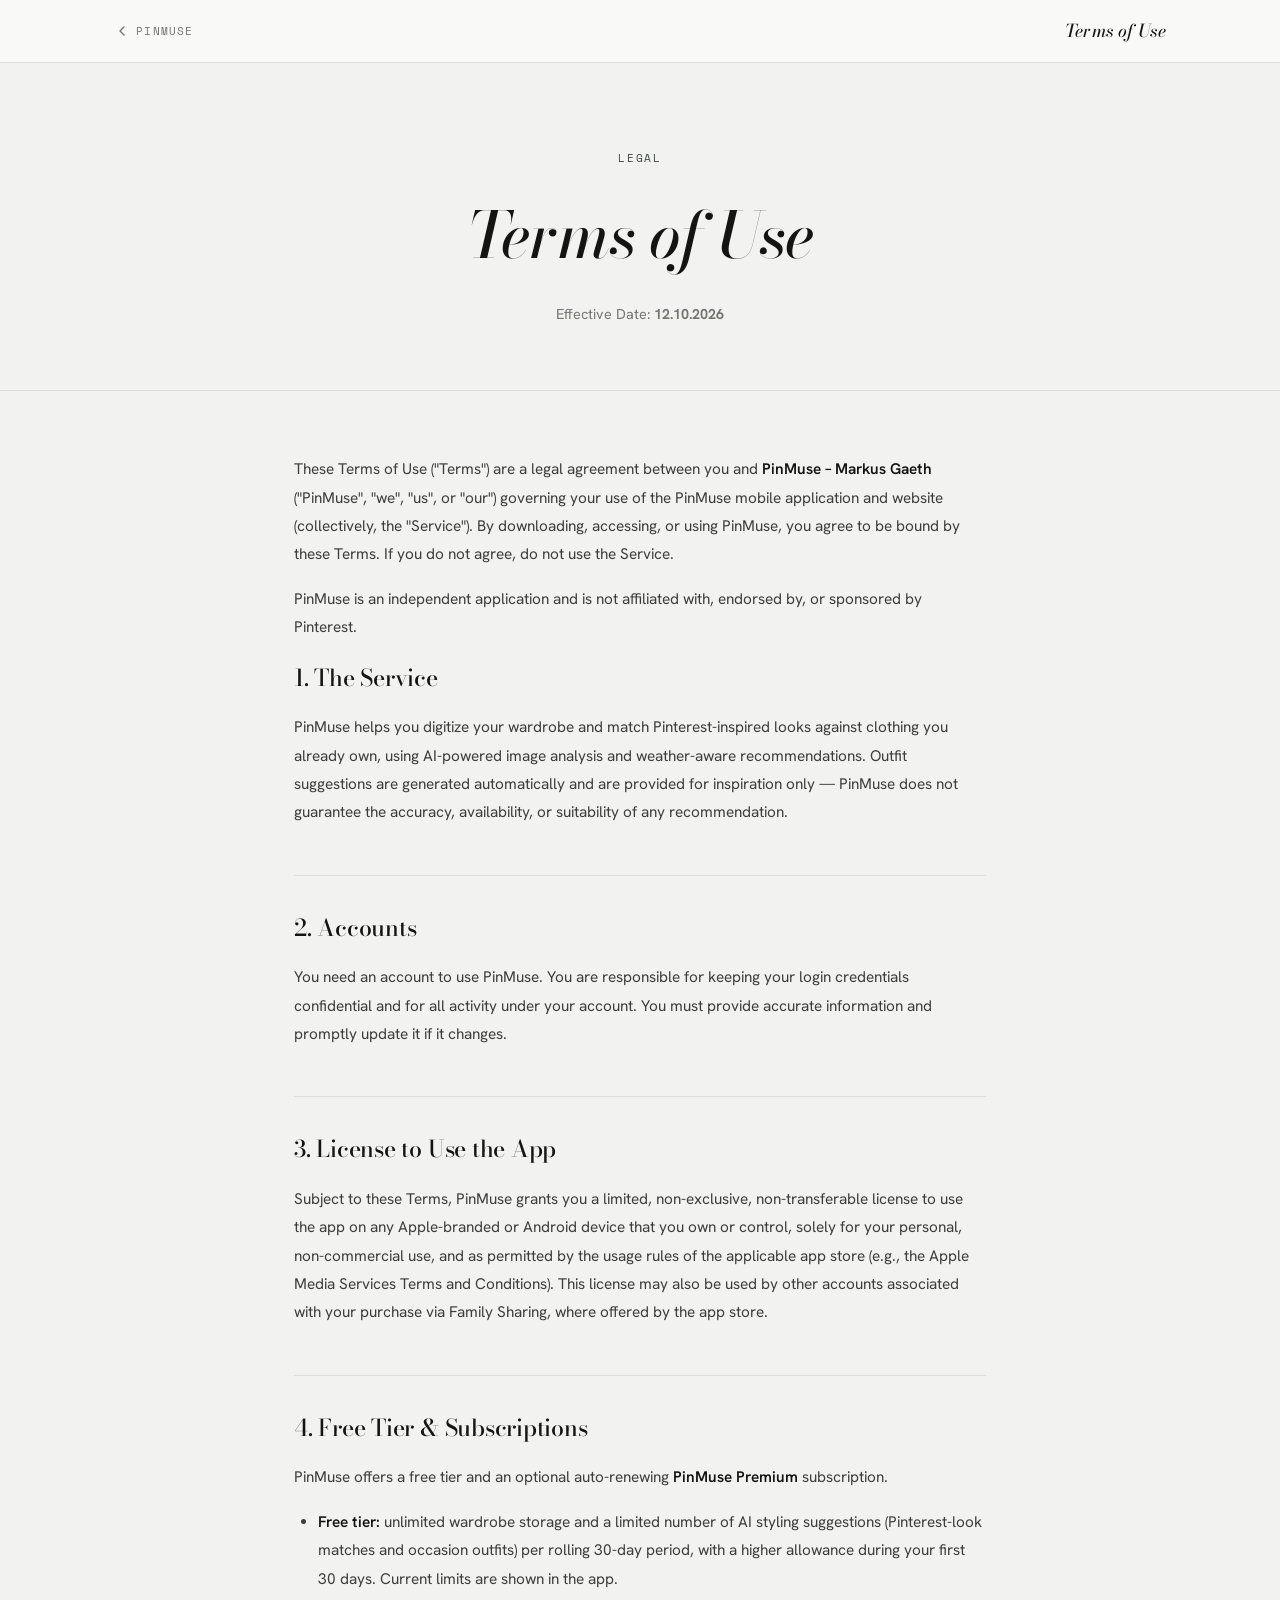
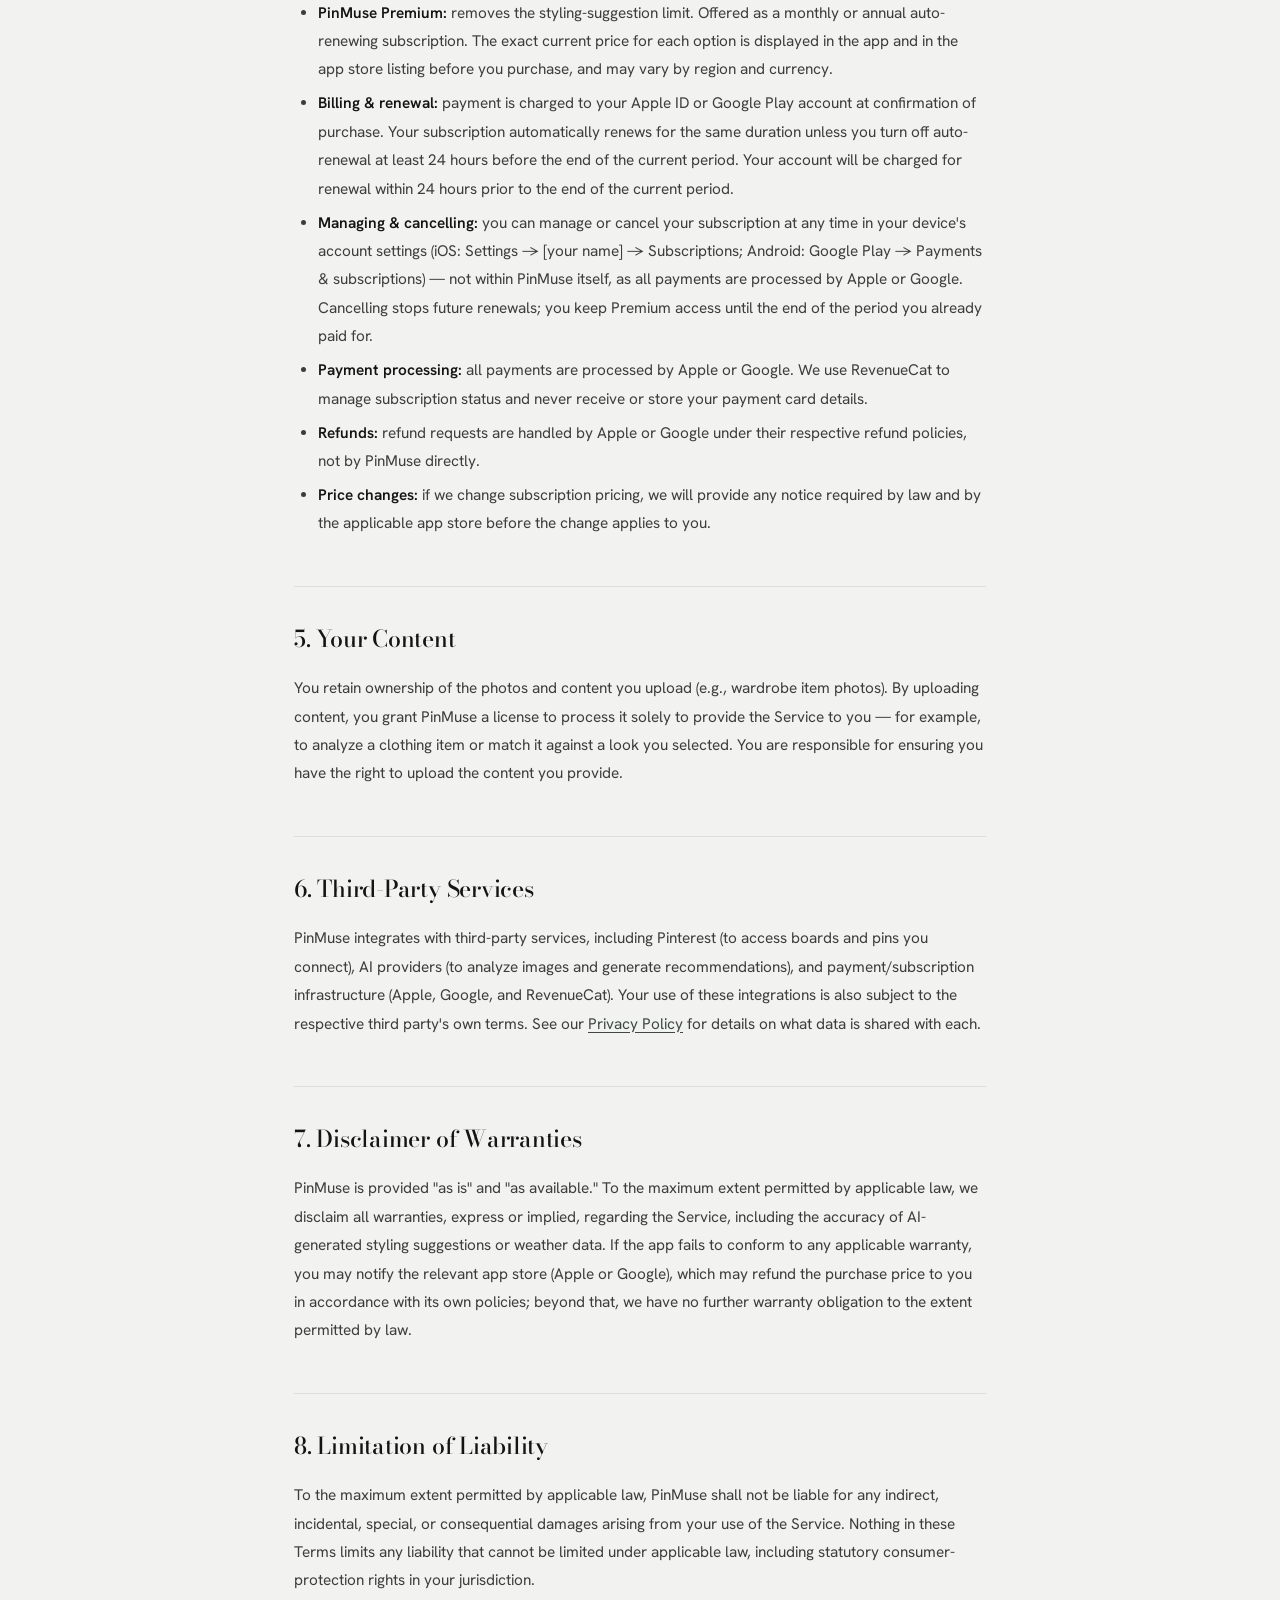
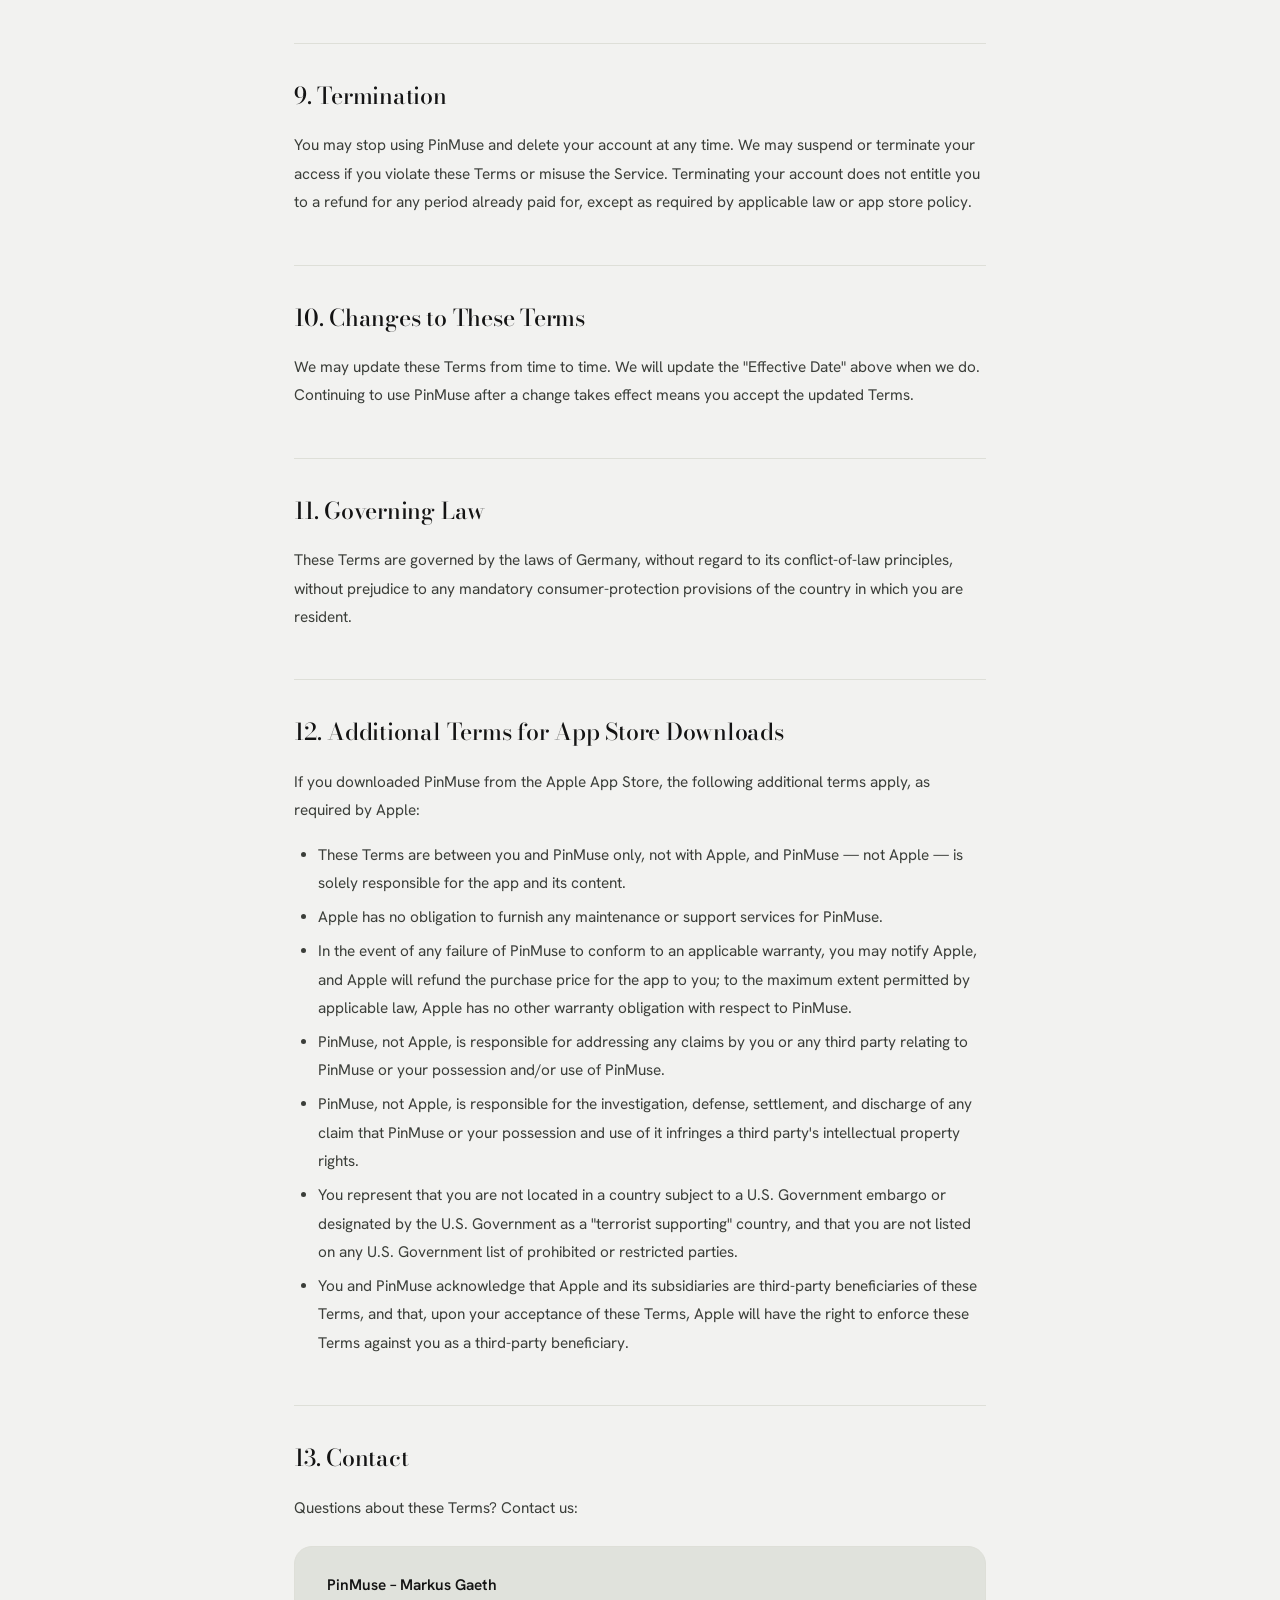
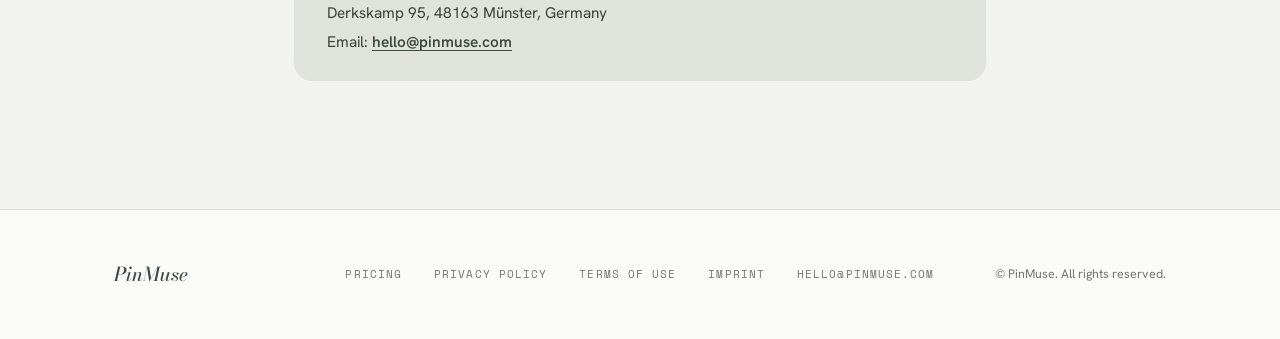
<file: terms-of-use/index.html>
<!DOCTYPE html>
<html lang="en">
<head>
  <meta charset="UTF-8" />
  <meta name="viewport" content="width=device-width, initial-scale=1.0" />

  <!-- Primary SEO -->
  <title>Terms of Use — PinMuse</title>
  <meta name="description" content="PinMuse Terms of Use — the rules for using the app, including subscription terms and cancellation." />
  <meta name="robots" content="index, follow" />
  <link rel="canonical" href="https://pinmuse.com/terms-of-use" />

  <!-- Open Graph -->
  <meta property="og:type"        content="website" />
  <meta property="og:url"         content="https://pinmuse.com/terms-of-use" />
  <meta property="og:title"       content="Terms of Use — PinMuse" />
  <meta property="og:description" content="PinMuse Terms of Use — the rules for using the app, including subscription terms and cancellation." />

  <!-- Favicon -->
  <link rel="icon"             type="image/svg+xml" href="/assets/pinmuse-logo.svg" />
  <link rel="apple-touch-icon" href="/assets/pinmuse-logo.svg" />

  <link rel="stylesheet" href="../styles.css" />
</head>
<body>

  <!-- Navigation -->
  <header>
    <nav class="page-nav" aria-label="Page navigation">
      <div class="nav-inner">
        <a href="/" class="back-link" aria-label="Back to PinMuse homepage">
          <svg width="16" height="16" viewBox="0 0 24 24" fill="none" stroke="currentColor" stroke-width="2" stroke-linecap="round" stroke-linejoin="round" aria-hidden="true">
            <polyline points="15 18 9 12 15 6"/>
          </svg>
          PinMuse
        </a>
        <span class="nav-brand-name" style="font-family:var(--font-display);font-size:1.1rem;font-weight:500;color:var(--clr-text-secondary);">
          Terms of Use
        </span>
      </div>
    </nav>
  </header>

  <main>

    <!-- Page Hero -->
    <div class="page-hero">
      <p class="page-hero-eyebrow">Legal</p>
      <h1 class="page-hero-title">Terms of Use</h1>
      <p class="page-hero-subtitle">Effective Date: <strong>12.10.2026</strong></p>
    </div>

    <!-- Content -->
    <article class="page-content" aria-label="Terms of Use content">

      <p>
        These Terms of Use ("Terms") are a legal agreement between you and
        <strong>PinMuse – Markus Gaeth</strong> ("PinMuse", "we", "us", or "our") governing your
        use of the PinMuse mobile application and website (collectively, the "Service"). By
        downloading, accessing, or using PinMuse, you agree to be bound by these Terms. If you
        do not agree, do not use the Service.
      </p>

      <p>
        PinMuse is an independent application and is not affiliated with, endorsed by, or
        sponsored by Pinterest.
      </p>


      <!-- 1. The Service -->
      <h2>1. The Service</h2>

      <p>
        PinMuse helps you digitize your wardrobe and match Pinterest-inspired looks against
        clothing you already own, using AI-powered image analysis and weather-aware
        recommendations. Outfit suggestions are generated automatically and are provided for
        inspiration only — PinMuse does not guarantee the accuracy, availability, or suitability
        of any recommendation.
      </p>


      <!-- 2. Accounts -->
      <h2>2. Accounts</h2>

      <p>
        You need an account to use PinMuse. You are responsible for keeping your login
        credentials confidential and for all activity under your account. You must provide
        accurate information and promptly update it if it changes.
      </p>


      <!-- 3. License -->
      <h2>3. License to Use the App</h2>

      <p>
        Subject to these Terms, PinMuse grants you a limited, non-exclusive, non-transferable
        license to use the app on any Apple-branded or Android device that you own or control,
        solely for your personal, non-commercial use, and as permitted by the usage rules of the
        applicable app store (e.g., the Apple Media Services Terms and Conditions). This license
        may also be used by other accounts associated with your purchase via Family Sharing,
        where offered by the app store.
      </p>


      <!-- 4. Free Tier & Subscriptions -->
      <h2>4. Free Tier &amp; Subscriptions</h2>

      <p>
        PinMuse offers a free tier and an optional auto-renewing <strong>PinMuse Premium</strong>
        subscription.
      </p>

      <ul>
        <li>
          <strong>Free tier:</strong> unlimited wardrobe storage and a limited number of AI
          styling suggestions (Pinterest-look matches and occasion outfits) per rolling 30-day
          period, with a higher allowance during your first 30 days. Current limits are shown in
          the app.
        </li>
        <li>
          <strong>PinMuse Premium:</strong> removes the styling-suggestion limit. Offered as a
          monthly or annual auto-renewing subscription. The exact current price for each option
          is displayed in the app and in the app store listing before you purchase, and may vary
          by region and currency.
        </li>
        <li>
          <strong>Billing &amp; renewal:</strong> payment is charged to your Apple ID or Google
          Play account at confirmation of purchase. Your subscription automatically renews for
          the same duration unless you turn off auto-renewal at least 24 hours before the end of
          the current period. Your account will be charged for renewal within 24 hours prior to
          the end of the current period.
        </li>
        <li>
          <strong>Managing &amp; cancelling:</strong> you can manage or cancel your subscription
          at any time in your device's account settings (iOS: Settings → [your name] →
          Subscriptions; Android: Google Play → Payments &amp; subscriptions) — not within
          PinMuse itself, as all payments are processed by Apple or Google. Cancelling stops
          future renewals; you keep Premium access until the end of the period you already paid
          for.
        </li>
        <li>
          <strong>Payment processing:</strong> all payments are processed by Apple or Google. We
          use RevenueCat to manage subscription status and never receive or store your payment
          card details.
        </li>
        <li>
          <strong>Refunds:</strong> refund requests are handled by Apple or Google under their
          respective refund policies, not by PinMuse directly.
        </li>
        <li>
          <strong>Price changes:</strong> if we change subscription pricing, we will provide any
          notice required by law and by the applicable app store before the change applies to
          you.
        </li>
      </ul>


      <!-- 5. Your Content -->
      <h2>5. Your Content</h2>

      <p>
        You retain ownership of the photos and content you upload (e.g., wardrobe item photos).
        By uploading content, you grant PinMuse a license to process it solely to provide the
        Service to you — for example, to analyze a clothing item or match it against a look you
        selected. You are responsible for ensuring you have the right to upload the content you
        provide.
      </p>


      <!-- 6. Third-Party Services -->
      <h2>6. Third-Party Services</h2>

      <p>
        PinMuse integrates with third-party services, including Pinterest (to access boards and
        pins you connect), AI providers (to analyze images and generate recommendations), and
        payment/subscription infrastructure (Apple, Google, and RevenueCat). Your use of these
        integrations is also subject to the respective third party's own terms. See our
        <a href="/privacy-policy">Privacy Policy</a> for details on what data is shared with
        each.
      </p>


      <!-- 7. Disclaimer of Warranties -->
      <h2>7. Disclaimer of Warranties</h2>

      <p>
        PinMuse is provided "as is" and "as available." To the maximum extent permitted by
        applicable law, we disclaim all warranties, express or implied, regarding the Service,
        including the accuracy of AI-generated styling suggestions or weather data. If the app
        fails to conform to any applicable warranty, you may notify the relevant app store (Apple
        or Google), which may refund the purchase price to you in accordance with its own
        policies; beyond that, we have no further warranty obligation to the extent permitted by
        law.
      </p>


      <!-- 8. Limitation of Liability -->
      <h2>8. Limitation of Liability</h2>

      <p>
        To the maximum extent permitted by applicable law, PinMuse shall not be liable for any
        indirect, incidental, special, or consequential damages arising from your use of the
        Service. Nothing in these Terms limits any liability that cannot be limited under
        applicable law, including statutory consumer-protection rights in your jurisdiction.
      </p>


      <!-- 9. Termination -->
      <h2>9. Termination</h2>

      <p>
        You may stop using PinMuse and delete your account at any time. We may suspend or
        terminate your access if you violate these Terms or misuse the Service. Terminating your
        account does not entitle you to a refund for any period already paid for, except as
        required by applicable law or app store policy.
      </p>


      <!-- 10. Changes -->
      <h2>10. Changes to These Terms</h2>

      <p>
        We may update these Terms from time to time. We will update the "Effective Date" above
        when we do. Continuing to use PinMuse after a change takes effect means you accept the
        updated Terms.
      </p>


      <!-- 11. Governing Law -->
      <h2>11. Governing Law</h2>

      <p>
        These Terms are governed by the laws of Germany, without regard to its conflict-of-law
        principles, without prejudice to any mandatory consumer-protection provisions of the
        country in which you are resident.
      </p>


      <!-- 12. Apple-Specific Terms -->
      <h2>12. Additional Terms for App Store Downloads</h2>

      <p>
        If you downloaded PinMuse from the Apple App Store, the following additional terms
        apply, as required by Apple:
      </p>

      <ul>
        <li>
          These Terms are between you and PinMuse only, not with Apple, and PinMuse — not Apple —
          is solely responsible for the app and its content.
        </li>
        <li>
          Apple has no obligation to furnish any maintenance or support services for PinMuse.
        </li>
        <li>
          In the event of any failure of PinMuse to conform to an applicable warranty, you may
          notify Apple, and Apple will refund the purchase price for the app to you; to the
          maximum extent permitted by applicable law, Apple has no other warranty obligation
          with respect to PinMuse.
        </li>
        <li>
          PinMuse, not Apple, is responsible for addressing any claims by you or any third party
          relating to PinMuse or your possession and/or use of PinMuse.
        </li>
        <li>
          PinMuse, not Apple, is responsible for the investigation, defense, settlement, and
          discharge of any claim that PinMuse or your possession and use of it infringes a third
          party's intellectual property rights.
        </li>
        <li>
          You represent that you are not located in a country subject to a U.S. Government
          embargo or designated by the U.S. Government as a "terrorist supporting" country, and
          that you are not listed on any U.S. Government list of prohibited or restricted
          parties.
        </li>
        <li>
          You and PinMuse acknowledge that Apple and its subsidiaries are third-party
          beneficiaries of these Terms, and that, upon your acceptance of these Terms, Apple will
          have the right to enforce these Terms against you as a third-party beneficiary.
        </li>
      </ul>


      <!-- 13. Contact -->
      <h2>13. Contact</h2>

      <p>
        Questions about these Terms? Contact us:
      </p>

      <div class="contact-card">
        <p>
          <strong>PinMuse – Markus Gaeth</strong><br />
          Derkskamp 95, 48163 Münster, Germany<br />
          Email: <a href="#" class="email-rtl" aria-label="Email PinMuse">moc.esumnip@olleh</a>
        </p>
      </div>

    </article>

  </main>

  <!-- Footer -->
  <footer class="footer">
    <div class="footer-inner">
      <a href="/" class="footer-brand-name">PinMuse</a>
      <nav class="footer-links" aria-label="Footer navigation">
        <a href="/pricing">Pricing</a>
        <a href="/privacy-policy">Privacy Policy</a>
        <a href="/terms-of-use">Terms of Use</a>
        <a href="/imprint">Imprint</a>
        <a href="#" class="email-rtl" aria-label="Email PinMuse">moc.esumnip@olleh</a>
      </nav>
      <p class="footer-copy">© PinMuse. All rights reserved.</p>
    </div>
  </footer>

  <script>
    document.querySelectorAll('a.email-rtl').forEach(function(a) {
      var email = a.textContent.trim().split('').reverse().join('');
      a.href = 'mailto:' + email;
      a.textContent = email;
      a.style.direction = 'ltr';
      a.style.unicodeBidi = 'normal';
    });
  </script>

</body>
</html>
</file>
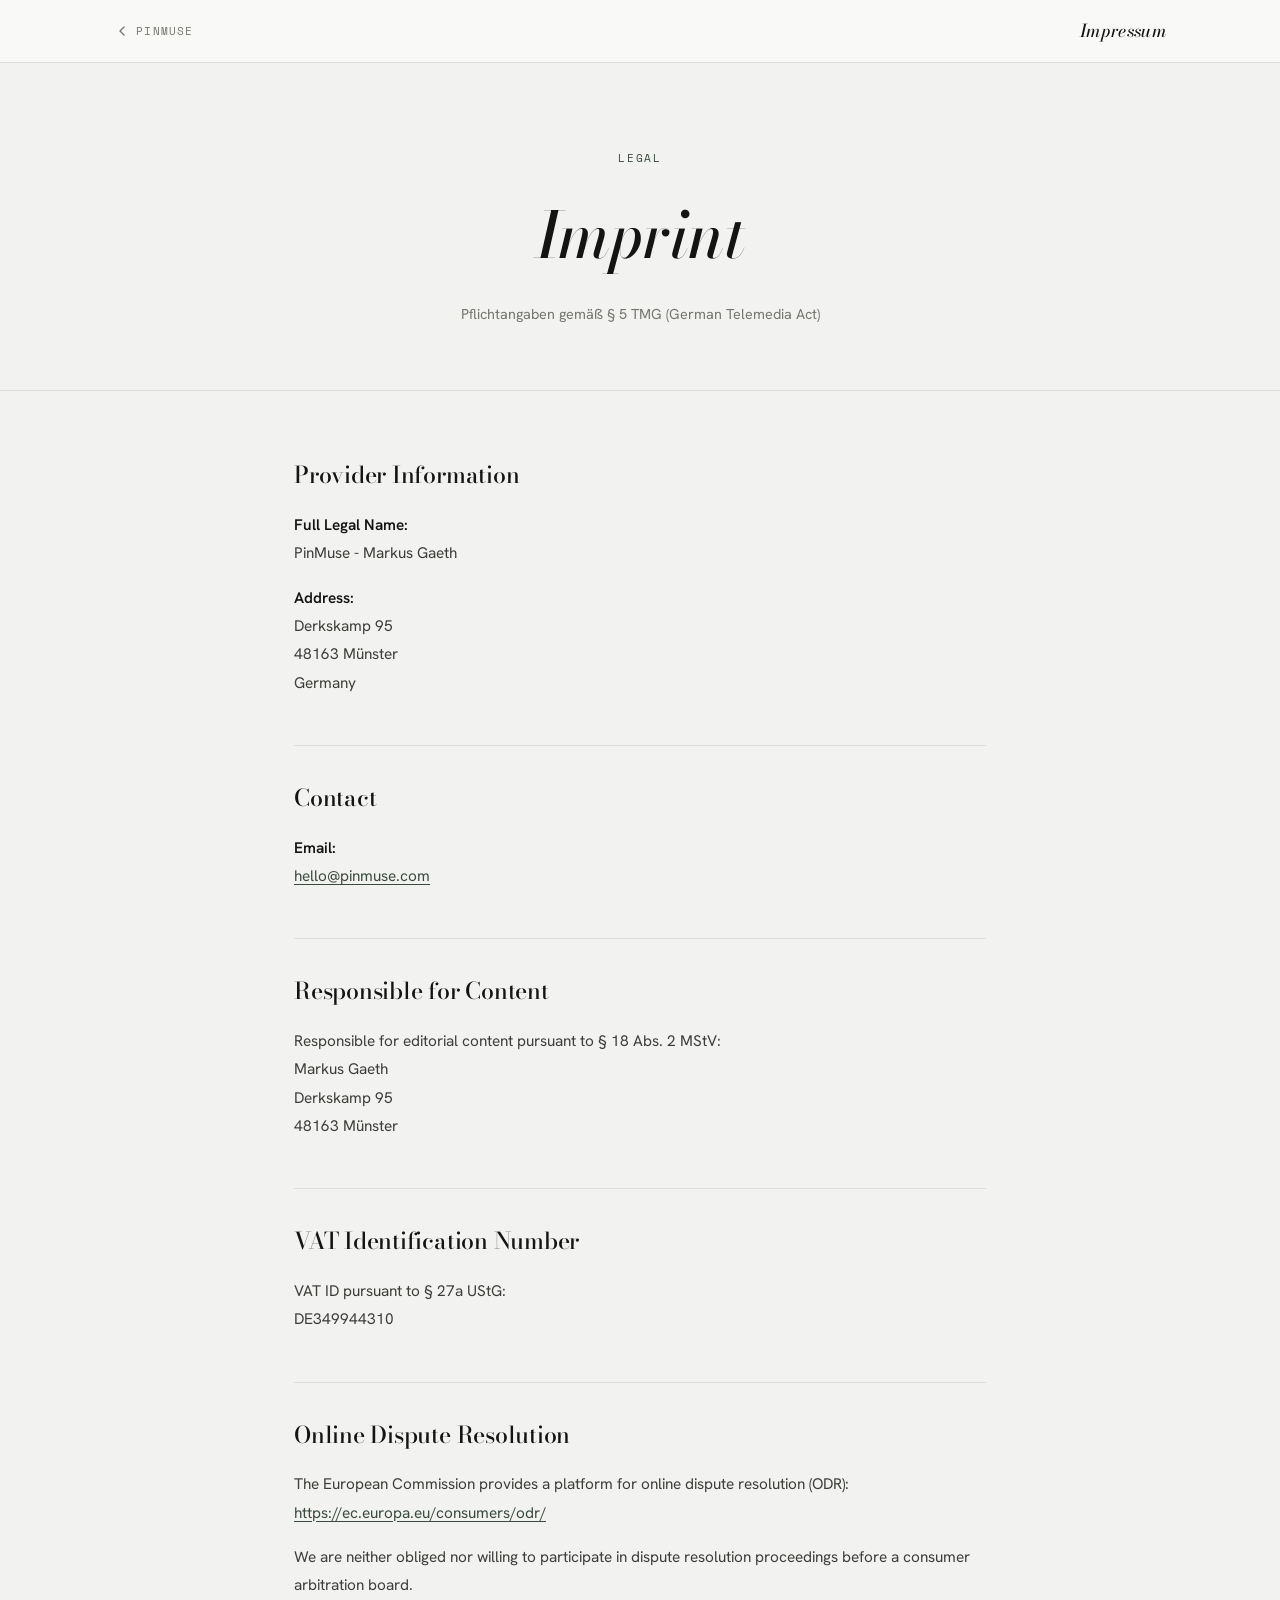
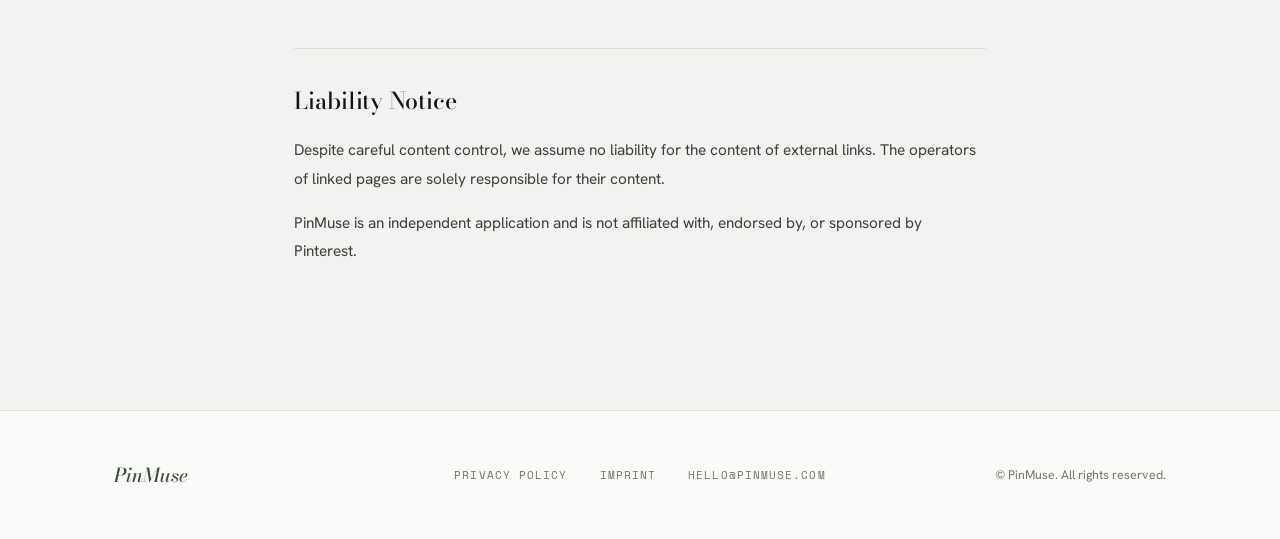
<file: imprint.html>
<!DOCTYPE html>
<html lang="de">
<head>
  <meta charset="UTF-8" />
  <meta name="viewport" content="width=device-width, initial-scale=1.0" />

  <!-- Primary SEO -->
  <title>Imprint / Impressum — PinMuse</title>
  <meta name="description" content="PinMuse Impressum — legal notice and provider identification as required by German law." />
  <meta name="robots" content="index, follow" />
  <link rel="canonical" href="https://pinmuse.com/imprint.html" />

  <!-- Open Graph -->
  <meta property="og:type"  content="website" />
  <meta property="og:url"   content="https://pinmuse.com/imprint.html" />
  <meta property="og:title" content="Imprint / Impressum — PinMuse" />

  <!-- Favicon -->
  <link rel="icon"             type="image/svg+xml" href="/assets/pinmuse-logo.svg" />
  <link rel="apple-touch-icon" href="/assets/pinmuse-logo.svg" />

  <link rel="stylesheet" href="styles.css" />
</head>
<body>

  <!-- Navigation -->
  <header>
    <nav class="page-nav" aria-label="Page navigation">
      <div class="nav-inner">
        <a href="/" class="back-link" aria-label="Back to PinMuse homepage">
          <svg width="16" height="16" viewBox="0 0 24 24" fill="none" stroke="currentColor" stroke-width="2" stroke-linecap="round" stroke-linejoin="round" aria-hidden="true">
            <polyline points="15 18 9 12 15 6"/>
          </svg>
          PinMuse
        </a>
        <span class="nav-brand-name" style="font-family:var(--font-display);font-size:1.1rem;font-weight:500;color:var(--clr-text-secondary);">
          Impressum
        </span>
      </div>
    </nav>
  </header>

  <main>

    <!-- Page Hero -->
    <div class="page-hero">
      <p class="page-hero-eyebrow">Legal</p>
      <h1 class="page-hero-title">Imprint</h1>
      <p class="page-hero-subtitle">Pflichtangaben gemäß § 5 TMG (German Telemedia Act)</p>
    </div>

    <!-- Content -->
    <article class="page-content" aria-label="Imprint content">

      <h2>Provider Information</h2>

      <p>
        <strong>Full Legal Name:</strong><br />
        PinMuse - Markus Gaeth
      </p>

      <p>
        <strong>Address:</strong><br />
        Derkskamp 95<br />
        48163 Münster<br />
        Germany
      </p>


      <h2>Contact</h2>

      <p>
        <strong>Email:</strong><br />
        <a href="#" class="email-rtl" aria-label="Email PinMuse">moc.esumnip@olleh</a>
      </p>


      <h2>Responsible for Content</h2>

      <p>
        Responsible for editorial content pursuant to § 18 Abs. 2 MStV:<br />
        Markus Gaeth<br />
        Derkskamp 95<br />
        48163 Münster
      </p>


      <h2>VAT Identification Number</h2>

      <p>
        VAT ID pursuant to § 27a UStG:<br />
        DE349944310
      </p>

      <h2>Online Dispute Resolution</h2>

      <p>
        The European Commission provides a platform for online dispute resolution (ODR):
        <a href="https://ec.europa.eu/consumers/odr/" rel="noopener noreferrer" target="_blank">
          https://ec.europa.eu/consumers/odr/
        </a>
      </p>

      <p>
        We are neither obliged nor willing to participate in dispute resolution proceedings
        before a consumer arbitration board.
      </p>


      <h2>Liability Notice</h2>

      <p>
        Despite careful content control, we assume no liability for the content of
        external links. The operators of linked pages are solely responsible for their
        content.
      </p>

      <p>
        PinMuse is an independent application and is not affiliated with, endorsed by,
        or sponsored by Pinterest.
      </p>

    </article>

  </main>

  <!-- Footer -->
  <footer class="footer">
    <div class="footer-inner">
      <a href="/" class="footer-brand-name">PinMuse</a>
      <nav class="footer-links" aria-label="Footer navigation">
        <a href="/privacy-policy.html">Privacy Policy</a>
        <a href="/imprint.html">Imprint</a>
        <a href="#" class="email-rtl" aria-label="Email PinMuse">moc.esumnip@olleh</a>
      </nav>
      <p class="footer-copy">© PinMuse. All rights reserved.</p>
    </div>
  </footer>

  <script>
    document.querySelectorAll('a.email-rtl').forEach(function(a) {
      var email = a.textContent.trim().split('').reverse().join('');
      a.href = 'mailto:' + email;
      a.textContent = email;
      a.style.direction = 'ltr';
      a.style.unicodeBidi = 'normal';
    });
  </script>

</body>
</html>
</file>
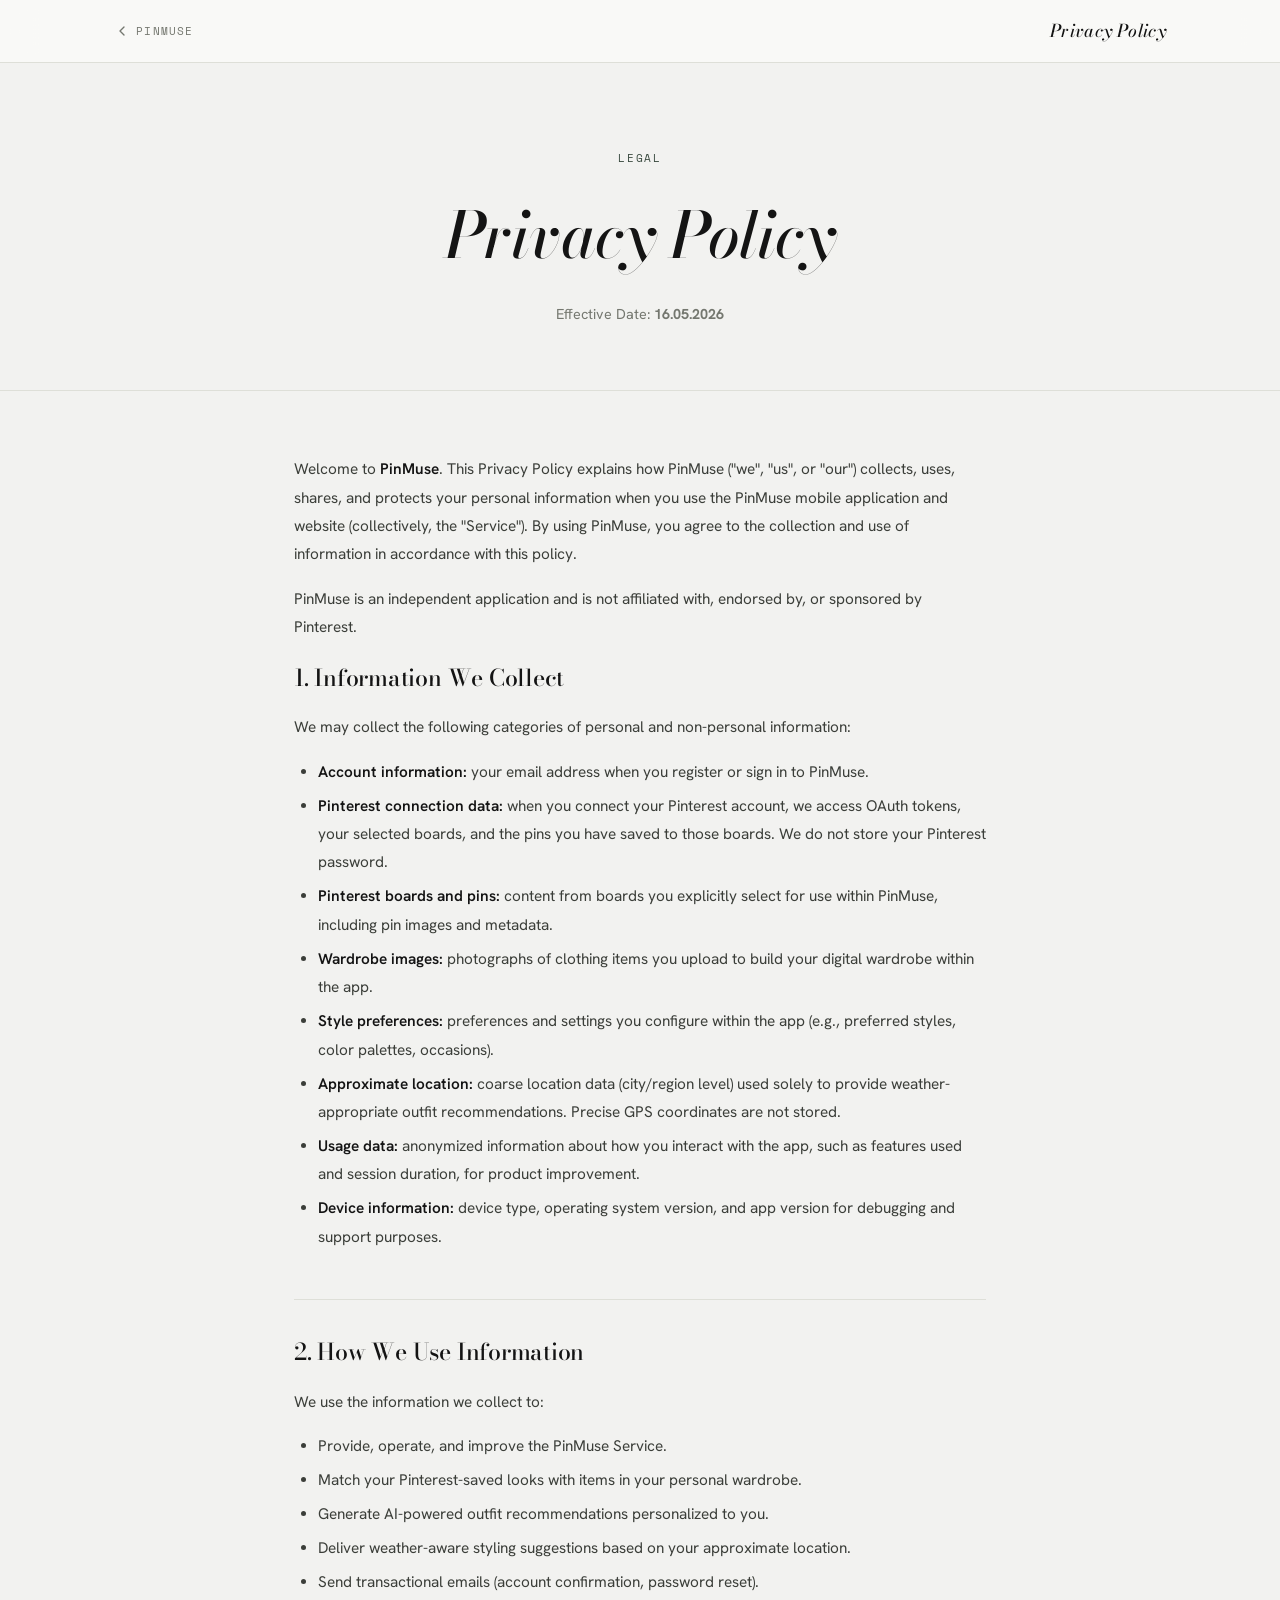
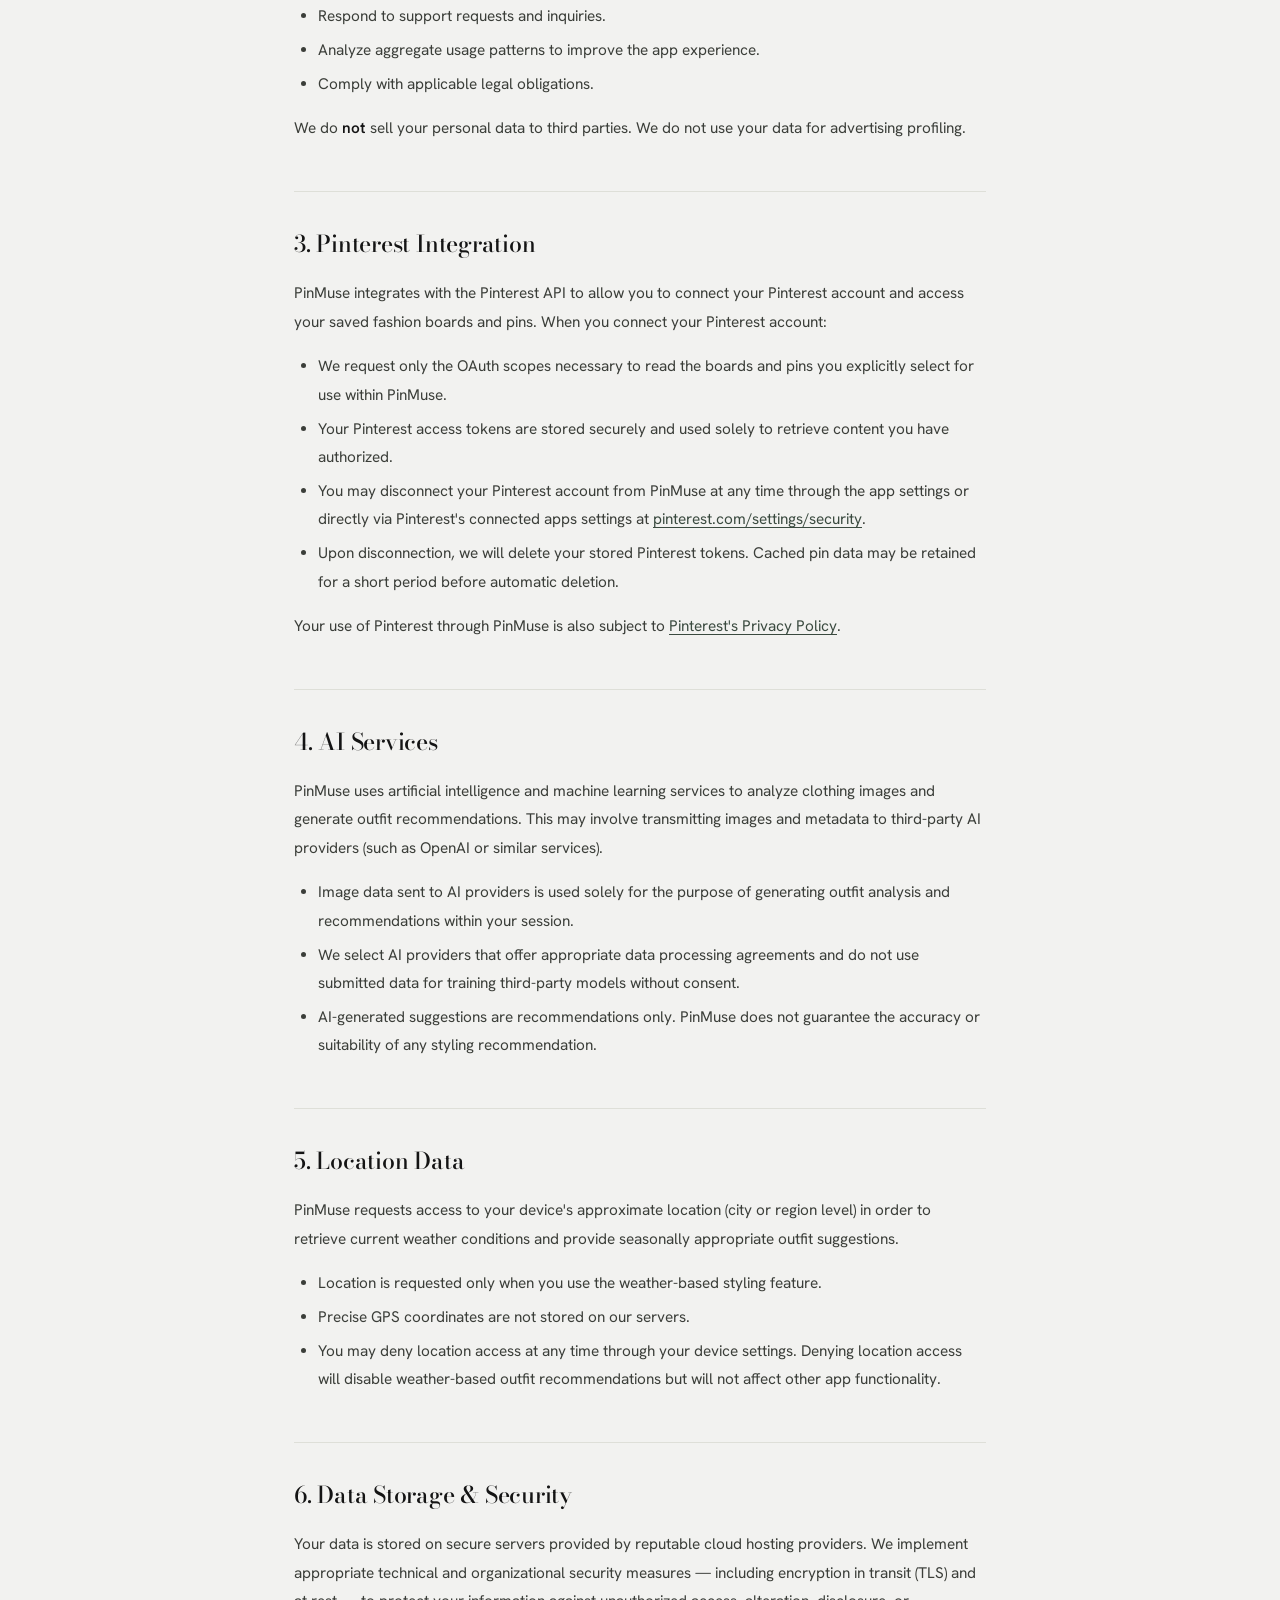
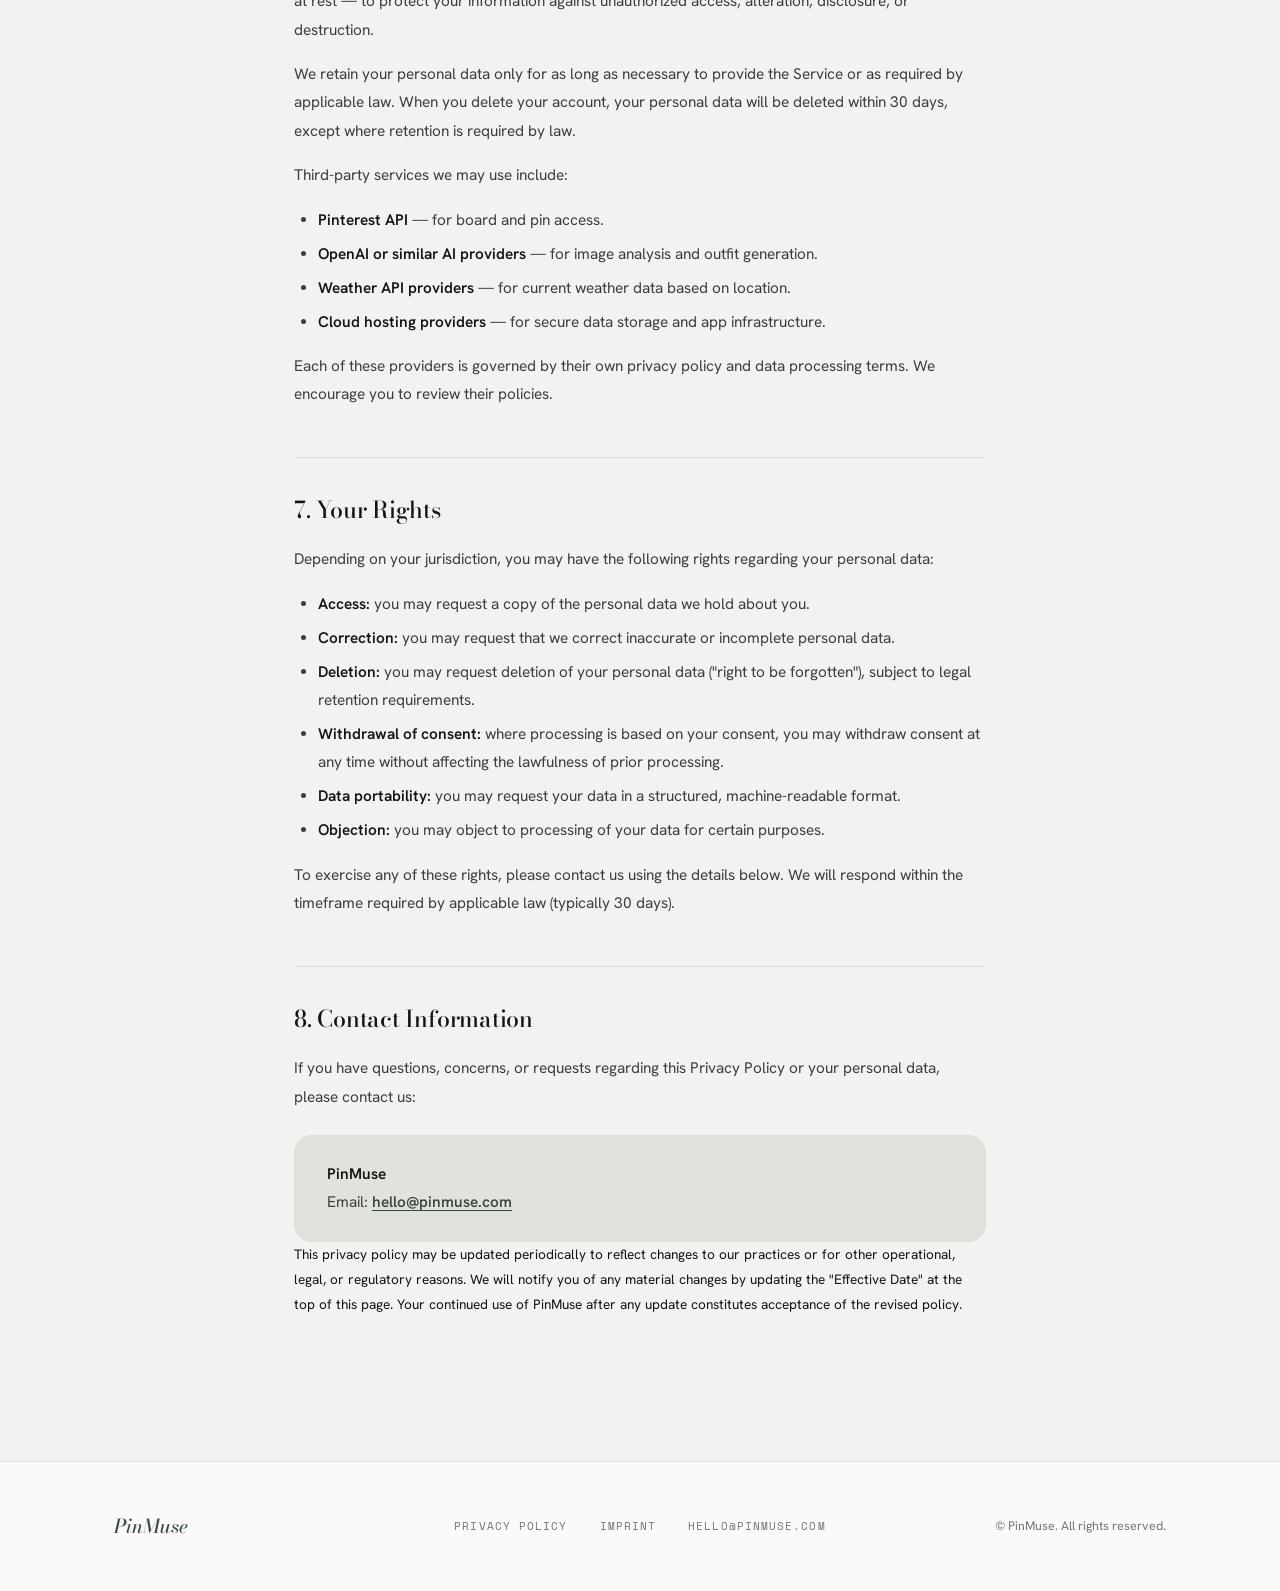
<file: privacy-policy.html>
<!DOCTYPE html>
<html lang="en">
<head>
  <meta charset="UTF-8" />
  <meta name="viewport" content="width=device-width, initial-scale=1.0" />

  <!-- Primary SEO -->
  <title>Privacy Policy — PinMuse</title>
  <meta name="description" content="PinMuse Privacy Policy — learn how we collect, use, and protect your personal data." />
  <meta name="robots" content="index, follow" />
  <link rel="canonical" href="https://pinmuse.com/privacy-policy.html" />

  <!-- Open Graph -->
  <meta property="og:type"        content="website" />
  <meta property="og:url"         content="https://pinmuse.com/privacy-policy.html" />
  <meta property="og:title"       content="Privacy Policy — PinMuse" />
  <meta property="og:description" content="PinMuse Privacy Policy — learn how we collect, use, and protect your personal data." />

  <!-- Favicon -->
  <link rel="icon"             type="image/svg+xml" href="/assets/pinmuse-logo.svg" />
  <link rel="apple-touch-icon" href="/assets/pinmuse-logo.svg" />

  <link rel="stylesheet" href="styles.css" />
</head>
<body>

  <!-- Navigation -->
  <header>
    <nav class="page-nav" aria-label="Page navigation">
      <div class="nav-inner">
        <a href="/" class="back-link" aria-label="Back to PinMuse homepage">
          <svg width="16" height="16" viewBox="0 0 24 24" fill="none" stroke="currentColor" stroke-width="2" stroke-linecap="round" stroke-linejoin="round" aria-hidden="true">
            <polyline points="15 18 9 12 15 6"/>
          </svg>
          PinMuse
        </a>
        <span class="nav-brand-name" style="font-family:var(--font-display);font-size:1.1rem;font-weight:500;color:var(--clr-text-secondary);">
          Privacy Policy
        </span>
      </div>
    </nav>
  </header>

  <main>

    <!-- Page Hero -->
    <div class="page-hero">
      <p class="page-hero-eyebrow">Legal</p>
      <h1 class="page-hero-title">Privacy Policy</h1>
      <p class="page-hero-subtitle">Effective Date: <strong>16.05.2026</strong></p>
    </div>

    <!-- Content -->
    <article class="page-content" aria-label="Privacy Policy content">

      <p>
        Welcome to <strong>PinMuse</strong>. This Privacy Policy explains how PinMuse
        ("we", "us", or "our") collects, uses, shares, and protects your personal information
        when you use the PinMuse mobile application and website (collectively, the "Service").
        By using PinMuse, you agree to the collection and use of information in accordance
        with this policy.
      </p>

      <p>
        PinMuse is an independent application and is not affiliated with, endorsed by, or
        sponsored by Pinterest.
      </p>


      <!-- 1. Information We Collect -->
      <h2>1. Information We Collect</h2>

      <p>We may collect the following categories of personal and non-personal information:</p>

      <ul>
        <li>
          <strong>Account information:</strong> your email address when you register
          or sign in to PinMuse.
        </li>
        <li>
          <strong>Pinterest connection data:</strong> when you connect your Pinterest
          account, we access OAuth tokens, your selected boards, and the pins you have
          saved to those boards. We do not store your Pinterest password.
        </li>
        <li>
          <strong>Pinterest boards and pins:</strong> content from boards you explicitly
          select for use within PinMuse, including pin images and metadata.
        </li>
        <li>
          <strong>Wardrobe images:</strong> photographs of clothing items you upload to
          build your digital wardrobe within the app.
        </li>
        <li>
          <strong>Style preferences:</strong> preferences and settings you configure
          within the app (e.g., preferred styles, color palettes, occasions).
        </li>
        <li>
          <strong>Approximate location:</strong> coarse location data (city/region level)
          used solely to provide weather-appropriate outfit recommendations. Precise GPS
          coordinates are not stored.
        </li>
        <li>
          <strong>Usage data:</strong> anonymized information about how you interact
          with the app, such as features used and session duration, for product improvement.
        </li>
        <li>
          <strong>Device information:</strong> device type, operating system version, and
          app version for debugging and support purposes.
        </li>
      </ul>


      <!-- 2. How We Use Information -->
      <h2>2. How We Use Information</h2>

      <p>We use the information we collect to:</p>

      <ul>
        <li>Provide, operate, and improve the PinMuse Service.</li>
        <li>Match your Pinterest-saved looks with items in your personal wardrobe.</li>
        <li>Generate AI-powered outfit recommendations personalized to you.</li>
        <li>Deliver weather-aware styling suggestions based on your approximate location.</li>
        <li>Send transactional emails (account confirmation, password reset).</li>
        <li>Respond to support requests and inquiries.</li>
        <li>Analyze aggregate usage patterns to improve the app experience.</li>
        <li>Comply with applicable legal obligations.</li>
      </ul>

      <p>
        We do <strong>not</strong> sell your personal data to third parties. We do not use
        your data for advertising profiling.
      </p>


      <!-- 3. Pinterest Integration -->
      <h2>3. Pinterest Integration</h2>

      <p>
        PinMuse integrates with the Pinterest API to allow you to connect your Pinterest
        account and access your saved fashion boards and pins. When you connect your
        Pinterest account:
      </p>

      <ul>
        <li>
          We request only the OAuth scopes necessary to read the boards and pins you
          explicitly select for use within PinMuse.
        </li>
        <li>
          Your Pinterest access tokens are stored securely and used solely to retrieve
          content you have authorized.
        </li>
        <li>
          You may disconnect your Pinterest account from PinMuse at any time through the
          app settings or directly via Pinterest's connected apps settings at
          <a href="https://www.pinterest.com/settings/security" rel="noopener noreferrer" target="_blank">pinterest.com/settings/security</a>.
        </li>
        <li>
          Upon disconnection, we will delete your stored Pinterest tokens. Cached pin
          data may be retained for a short period before automatic deletion.
        </li>
      </ul>

      <p>
        Your use of Pinterest through PinMuse is also subject to
        <a href="https://policy.pinterest.com/en/privacy-policy" rel="noopener noreferrer" target="_blank">Pinterest's Privacy Policy</a>.
      </p>


      <!-- 4. AI Services -->
      <h2>4. AI Services</h2>

      <p>
        PinMuse uses artificial intelligence and machine learning services to analyze
        clothing images and generate outfit recommendations. This may involve transmitting
        images and metadata to third-party AI providers (such as OpenAI or similar services).
      </p>

      <ul>
        <li>
          Image data sent to AI providers is used solely for the purpose of generating
          outfit analysis and recommendations within your session.
        </li>
        <li>
          We select AI providers that offer appropriate data processing agreements and
          do not use submitted data for training third-party models without consent.
        </li>
        <li>
          AI-generated suggestions are recommendations only. PinMuse does not guarantee
          the accuracy or suitability of any styling recommendation.
        </li>
      </ul>


      <!-- 5. Location Data -->
      <h2>5. Location Data</h2>

      <p>
        PinMuse requests access to your device's approximate location (city or region
        level) in order to retrieve current weather conditions and provide seasonally
        appropriate outfit suggestions.
      </p>

      <ul>
        <li>Location is requested only when you use the weather-based styling feature.</li>
        <li>Precise GPS coordinates are not stored on our servers.</li>
        <li>
          You may deny location access at any time through your device settings.
          Denying location access will disable weather-based outfit recommendations
          but will not affect other app functionality.
        </li>
      </ul>


      <!-- 6. Data Storage -->
      <h2>6. Data Storage &amp; Security</h2>

      <p>
        Your data is stored on secure servers provided by reputable cloud hosting
        providers. We implement appropriate technical and organizational security
        measures — including encryption in transit (TLS) and at rest — to protect
        your information against unauthorized access, alteration, disclosure, or
        destruction.
      </p>

      <p>
        We retain your personal data only for as long as necessary to provide the
        Service or as required by applicable law. When you delete your account, your
        personal data will be deleted within 30 days, except where retention is
        required by law.
      </p>

      <p>Third-party services we may use include:</p>

      <ul>
        <li><strong>Pinterest API</strong> — for board and pin access.</li>
        <li><strong>OpenAI or similar AI providers</strong> — for image analysis and outfit generation.</li>
        <li><strong>Weather API providers</strong> — for current weather data based on location.</li>
        <li><strong>Cloud hosting providers</strong> — for secure data storage and app infrastructure.</li>
      </ul>

      <p>
        Each of these providers is governed by their own privacy policy and data
        processing terms. We encourage you to review their policies.
      </p>


      <!-- 7. User Rights -->
      <h2>7. Your Rights</h2>

      <p>
        Depending on your jurisdiction, you may have the following rights regarding
        your personal data:
      </p>

      <ul>
        <li>
          <strong>Access:</strong> you may request a copy of the personal data we
          hold about you.
        </li>
        <li>
          <strong>Correction:</strong> you may request that we correct inaccurate
          or incomplete personal data.
        </li>
        <li>
          <strong>Deletion:</strong> you may request deletion of your personal data
          ("right to be forgotten"), subject to legal retention requirements.
        </li>
        <li>
          <strong>Withdrawal of consent:</strong> where processing is based on your
          consent, you may withdraw consent at any time without affecting the
          lawfulness of prior processing.
        </li>
        <li>
          <strong>Data portability:</strong> you may request your data in a
          structured, machine-readable format.
        </li>
        <li>
          <strong>Objection:</strong> you may object to processing of your data
          for certain purposes.
        </li>
      </ul>

      <p>
        To exercise any of these rights, please contact us using the details below.
        We will respond within the timeframe required by applicable law (typically
        30 days).
      </p>


      <!-- 8. Contact -->
      <h2>8. Contact Information</h2>

      <p>
        If you have questions, concerns, or requests regarding this Privacy Policy
        or your personal data, please contact us:
      </p>

      <div class="contact-card">
        <p>
          <strong>PinMuse</strong><br />
          Email: <a href="#" class="email-rtl" aria-label="Email PinMuse">moc.esumnip@olleh</a>
        </p>
      </div>

      <p style="margin-top: var(--sp-6); font-size: 0.85rem; color: var(--clr-text-muted);">
        This privacy policy may be updated periodically to reflect changes to our
        practices or for other operational, legal, or regulatory reasons. We will
        notify you of any material changes by updating the "Effective Date" at the
        top of this page. Your continued use of PinMuse after any update constitutes
        acceptance of the revised policy.
      </p>

    </article>

  </main>

  <!-- Footer -->
  <footer class="footer">
    <div class="footer-inner">
      <a href="/" class="footer-brand-name">PinMuse</a>
      <nav class="footer-links" aria-label="Footer navigation">
        <a href="/privacy-policy.html">Privacy Policy</a>
        <a href="/imprint.html">Imprint</a>
        <a href="#" class="email-rtl" aria-label="Email PinMuse">moc.esumnip@olleh</a>
      </nav>
      <p class="footer-copy">© PinMuse. All rights reserved.</p>
    </div>
  </footer>

  <script>
    document.querySelectorAll('a.email-rtl').forEach(function(a) {
      var email = a.textContent.trim().split('').reverse().join('');
      a.href = 'mailto:' + email;
      a.textContent = email;
      a.style.direction = 'ltr';
      a.style.unicodeBidi = 'normal';
    });
  </script>

</body>
</html>
</file>
<file: styles.css>
/* ============================================================
   PinMuse — styles.css
   Design matches the PinMuse iOS app (tokens.ts)
   ============================================================ */

/* ------------------------------------------------------------
   0. Fonts
   ------------------------------------------------------------ */
@import url('https://fonts.googleapis.com/css2?family=Bodoni+Moda:ital,opsz,wght@0,6..96,500;1,6..96,500&family=Hanken+Grotesk:wght@400;500;600;700&family=Space+Mono:wght@400;700&display=swap');


/* ------------------------------------------------------------
   1. Design Tokens (mirroring app tokens.ts)
   ------------------------------------------------------------ */
:root {
  /* Neutrals */
  --clr-canvas:   #F2F2F0;
  --clr-paper:    #FAFAF8;
  --clr-paper2:   #ECEDE8;
  --clr-ink:      #141414;
  --clr-ink2:     #3B3E39;
  --clr-ink3:     #74776F;
  --clr-line:     #DEDFD8;
  --clr-line2:    #E8E8E2;
  --clr-mist:     #E0E2DC;

  /* Primary — Forest / Sage */
  --clr-forest:      #3A4A3F;
  --clr-forest-deep: #2A352D;
  --clr-sage:        #A8AFA4;
  --clr-sage2:       #C5C9C0;

  /* Secondary — Clay / Blush */
  --clr-clay:   #B5917B;
  --clr-blush:  #D9C5BC;
  --clr-blush2: #EADFD8;

  /* Gradient (forest) */
  --grad:      linear-gradient(150deg, #46564a 0%, #2f3c33 100%);
  --grad-soft: linear-gradient(150deg, #E0E2DC 0%, #ECEDE8 100%);

  /* Shadows */
  --shadow-sm:   0 2px 12px rgba(20, 20, 20, 0.06);
  --shadow-md:   0 6px 28px rgba(20, 20, 20, 0.08);
  --shadow-card: 0 4px 24px rgba(42, 53, 45, 0.10);

  /* Typography */
  --font-display: 'Bodoni Moda', Georgia, 'Times New Roman', serif;
  --font-body:    'Hanken Grotesk', -apple-system, BlinkMacSystemFont, 'Helvetica Neue', sans-serif;
  --font-mono:    'Space Mono', 'Courier New', monospace;

  /* Radius */
  --radius-xs:   6px;
  --radius-sm:   12px;
  --radius-md:   18px;
  --radius-lg:   24px;
  --radius-xl:   36px;
  --radius-full: 100px;

  /* Layout */
  --max-w:    1100px;
  --ease:     cubic-bezier(0.25, 0.46, 0.45, 0.94);
  --ease-out: cubic-bezier(0.16, 1, 0.3, 1);
  --t:        0.25s var(--ease);
}


/* ------------------------------------------------------------
   2. Reset & Base
   ------------------------------------------------------------ */
*, *::before, *::after {
  box-sizing: border-box;
  margin: 0;
  padding: 0;
}

html {
  scroll-behavior: smooth;
  -webkit-text-size-adjust: 100%;
}

body {
  background-color: var(--clr-canvas);
  color: var(--clr-ink);
  font-family: var(--font-body);
  font-size: 16px;
  line-height: 1.7;
  -webkit-font-smoothing: antialiased;
  -moz-osx-font-smoothing: grayscale;
}

img, svg { display: block; max-width: 100%; height: auto; }
a { color: inherit; text-decoration: none; }
ul, ol { list-style: none; }
button { cursor: pointer; font-family: inherit; }


/* ------------------------------------------------------------
   3. Utility
   ------------------------------------------------------------ */
.container {
  max-width: var(--max-w);
  margin: 0 auto;
  padding: 0 1.5rem;
}

.section-eyebrow {
  display: inline-flex;
  align-items: center;
  gap: 0.4rem;
  font-family: var(--font-mono);
  font-size: 0.68rem;
  font-weight: 400;
  letter-spacing: 0.22em;
  text-transform: uppercase;
  color: var(--clr-forest);
  margin-bottom: 0.85rem;
}

.section-title {
  font-family: var(--font-display);
  font-size: clamp(2rem, 4vw, 3rem);
  font-weight: 500;
  line-height: 1.08;
  color: var(--clr-ink);
  letter-spacing: -0.01em;
}

.section-header {
  text-align: center;
  margin-bottom: 3.5rem;
}


/* ------------------------------------------------------------
   4. Navigation
   ------------------------------------------------------------ */
.nav {
  position: sticky;
  top: 0;
  z-index: 200;
  background: rgba(250, 250, 248, 0.92);
  backdrop-filter: blur(16px);
  -webkit-backdrop-filter: blur(16px);
  border-bottom: 1px solid var(--clr-line);
}

.nav-inner {
  max-width: var(--max-w);
  margin: 0 auto;
  padding: 1rem 1.5rem;
  display: flex;
  align-items: center;
  justify-content: space-between;
  gap: 2rem;
}

.nav-brand {
  display: flex;
  align-items: center;
  gap: 0.65rem;
}

.nav-brand-logo {
  width: 32px;
  height: 32px;
  border-radius: 9px;
}

.nav-brand-name {
  font-family: var(--font-display);
  font-size: 1.35rem;
  font-weight: 500;
  font-style: italic;
  letter-spacing: 0.02em;
  color: var(--clr-forest);
}

.nav-links {
  display: flex;
  align-items: center;
  gap: 2.5rem;
}

.nav-links a {
  font-family: var(--font-mono);
  font-size: 0.72rem;
  font-weight: 400;
  letter-spacing: 0.12em;
  text-transform: uppercase;
  color: var(--clr-ink3);
  transition: color var(--t);
}

.nav-links a:hover { color: var(--clr-forest); }

@media (max-width: 640px) {
  .nav-links { display: none; }
}


/* ------------------------------------------------------------
   5. Buttons
   ------------------------------------------------------------ */
.btn {
  display: inline-flex;
  align-items: center;
  justify-content: center;
  gap: 0.5rem;
  padding: 0.85rem 2.2rem;
  border-radius: var(--radius-full);
  font-family: var(--font-mono);
  font-size: 0.75rem;
  font-weight: 700;
  letter-spacing: 0.12em;
  text-transform: uppercase;
  border: 1.5px solid transparent;
  transition: all var(--t);
  white-space: nowrap;
  user-select: none;
  cursor: pointer;
}

.btn-primary {
  background: var(--grad);
  color: var(--clr-paper);
  box-shadow: var(--shadow-card);
}

.btn-primary:hover {
  transform: translateY(-2px);
  box-shadow: 0 14px 36px rgba(42, 53, 45, 0.22);
  filter: brightness(1.08);
}

.btn-outline {
  background: transparent;
  color: var(--clr-forest);
  border-color: var(--clr-line);
}

.btn-outline:hover {
  background: var(--clr-mist);
  border-color: var(--clr-sage);
}


/* ------------------------------------------------------------
   6. Hero
   ------------------------------------------------------------ */
.hero {
  padding: 7rem 1.5rem 6rem;
  text-align: center;
  position: relative;
  overflow: hidden;
  display: flex;
  flex-direction: column;
  align-items: center;
  background-color: var(--clr-canvas);
}

/* Subtle texture — faint sage tint at top */
.hero::before {
  content: '';
  position: absolute;
  inset: 0;
  background: radial-gradient(ellipse 70% 50% at 50% 0%, rgba(168, 175, 164, 0.15) 0%, transparent 70%);
  pointer-events: none;
}

.hero::after {
  content: '';
  position: absolute;
  top: -80px;
  right: -120px;
  width: 420px;
  height: 420px;
  border-radius: 50%;
  background: radial-gradient(circle, rgba(58, 74, 63, 0.05) 0%, transparent 65%);
  pointer-events: none;
}

.hero-blob-left {
  position: absolute;
  bottom: -60px;
  left: -100px;
  width: 320px;
  height: 320px;
  border-radius: 50%;
  background: radial-gradient(circle, rgba(181, 145, 123, 0.07) 0%, transparent 65%);
  pointer-events: none;
}

.hero-logo-wrap {
  display: inline-block;
  margin-bottom: 2rem;
  position: relative;
  z-index: 1;
}

.hero-logo {
  width: 92px;
  height: 92px;
  border-radius: 24px;
  box-shadow:
    0 0 0 6px var(--clr-mist),
    var(--shadow-card);
  transition: transform 0.3s var(--ease-out);
}

.hero-logo:hover { transform: scale(1.05) rotate(-2deg); }

.hero-eyebrow {
  display: inline-flex;
  align-items: center;
  gap: 0.5rem;
  background: var(--clr-paper);
  border: 1px solid var(--clr-line);
  border-radius: var(--radius-full);
  padding: 0.35rem 1rem;
  font-family: var(--font-mono);
  font-size: 0.65rem;
  font-weight: 400;
  letter-spacing: 0.16em;
  text-transform: uppercase;
  color: var(--clr-forest);
  margin-bottom: 1.5rem;
  position: relative;
  z-index: 1;
}

.hero-eyebrow::before {
  content: '';
  display: inline-block;
  width: 6px;
  height: 6px;
  border-radius: 50%;
  background: var(--clr-forest);
  flex-shrink: 0;
}

.hero-title {
  font-family: var(--font-display);
  font-size: clamp(4.5rem, 13vw, 9rem);
  font-weight: 500;
  line-height: 0.95;
  letter-spacing: -0.03em;
  font-style: italic;
  color: var(--clr-forest);
  margin-bottom: 1.2rem;
  position: relative;
  z-index: 1;
}

.hero-tagline {
  font-family: var(--font-mono);
  font-size: clamp(0.65rem, 1.8vw, 0.8rem);
  font-weight: 400;
  letter-spacing: 0.28em;
  text-transform: uppercase;
  color: var(--clr-ink3);
  margin-bottom: 2rem;
  position: relative;
  z-index: 1;
}

.hero-description {
  font-size: 1.05rem;
  color: var(--clr-ink2);
  max-width: 480px;
  margin: 0 auto 3rem;
  line-height: 1.85;
  position: relative;
  z-index: 1;
}

.hero-cta {
  display: flex;
  align-items: center;
  justify-content: center;
  gap: 1rem;
  flex-wrap: wrap;
  position: relative;
  z-index: 1;
}

.hero-badge {
  display: flex;
  align-items: center;
  justify-content: center;
  gap: 0.5rem;
  font-family: var(--font-mono);
  font-size: 0.65rem;
  font-weight: 400;
  color: var(--clr-ink3);
  letter-spacing: 0.1em;
  text-transform: uppercase;
  margin-top: 2.5rem;
  position: relative;
  z-index: 1;
}

.hero-badge-dot {
  display: inline-block;
  width: 4px;
  height: 4px;
  border-radius: 50%;
  background: var(--clr-sage);
  flex-shrink: 0;
}


/* ------------------------------------------------------------
   7. Features
   ------------------------------------------------------------ */
.features {
  padding: 6rem 0;
  background: var(--clr-paper);
  border-top: 1px solid var(--clr-line);
  border-bottom: 1px solid var(--clr-line);
}

.features-grid {
  display: grid;
  grid-template-columns: repeat(2, 1fr);
  gap: 1.25rem;
}

@media (max-width: 700px) {
  .features-grid { grid-template-columns: 1fr; }
}

.feature-card {
  background: var(--clr-canvas);
  border-radius: var(--radius-lg);
  padding: 2.5rem 2rem;
  border: 1px solid var(--clr-line);
  transition: all var(--t);
  box-shadow: var(--shadow-sm);
  position: relative;
  overflow: hidden;
}

.feature-card::before {
  content: '';
  position: absolute;
  top: 0; left: 0; right: 0;
  height: 2px;
  background: var(--clr-forest);
  opacity: 0;
  transition: opacity var(--t);
}

.feature-card:hover {
  transform: translateY(-4px);
  box-shadow: var(--shadow-card);
  border-color: var(--clr-sage2);
}

.feature-card:hover::before { opacity: 1; }

.feature-icon {
  width: 48px;
  height: 48px;
  border-radius: var(--radius-sm);
  background: var(--clr-mist);
  display: flex;
  align-items: center;
  justify-content: center;
  margin-bottom: 1.5rem;
  color: var(--clr-forest);
  transition: all var(--t);
  flex-shrink: 0;
}

.feature-icon svg {
  width: 20px;
  height: 20px;
  transition: transform var(--t);
}

.feature-card:hover .feature-icon {
  background: var(--clr-forest);
  color: var(--clr-paper);
}

.feature-card:hover .feature-icon svg {
  transform: scale(1.08);
}

.feature-title {
  font-family: var(--font-display);
  font-size: 1.35rem;
  font-weight: 500;
  color: var(--clr-ink);
  margin-bottom: 0.65rem;
  letter-spacing: -0.01em;
  line-height: 1.2;
}

.feature-desc {
  font-size: 0.95rem;
  color: var(--clr-ink2);
  line-height: 1.75;
}


/* ------------------------------------------------------------
   8. How It Works
   ------------------------------------------------------------ */
.how-it-works {
  padding: 6rem 0;
  background: var(--clr-canvas);
}

.steps-grid {
  display: grid;
  grid-template-columns: repeat(4, 1fr);
  gap: 1.5rem;
  position: relative;
}

.steps-grid::before {
  content: '';
  position: absolute;
  top: 27px;
  left: calc(12.5% + 26px);
  right: calc(12.5% + 26px);
  height: 1px;
  background: var(--clr-line);
  border-radius: 2px;
}

@media (max-width: 860px) {
  .steps-grid {
    grid-template-columns: repeat(2, 1fr);
    gap: 2rem;
  }
  .steps-grid::before { display: none; }
}

@media (max-width: 500px) {
  .steps-grid { grid-template-columns: 1fr; }
}

.step {
  text-align: center;
  padding: 0.5rem;
}

.step-number {
  width: 54px;
  height: 54px;
  border-radius: 50%;
  background: var(--clr-paper);
  color: var(--clr-forest);
  font-family: var(--font-mono);
  font-size: 0.8rem;
  font-weight: 400;
  display: flex;
  align-items: center;
  justify-content: center;
  margin: 0 auto 1.25rem;
  border: 1.5px solid var(--clr-line);
  transition: all 0.3s var(--ease-out);
  position: relative;
  z-index: 1;
}

.step:hover .step-number {
  background: var(--clr-forest);
  color: var(--clr-paper);
  border-color: transparent;
  transform: scale(1.08);
  box-shadow: var(--shadow-card);
}

.step-title {
  font-family: var(--font-body);
  font-size: 0.9rem;
  font-weight: 500;
  color: var(--clr-ink2);
  line-height: 1.4;
}


/* ------------------------------------------------------------
   9. About — Forest Section
   ------------------------------------------------------------ */
.about {
  padding: 6rem 0;
  background: var(--clr-forest);
  position: relative;
  overflow: hidden;
}

.about::before {
  content: '';
  position: absolute;
  top: -100px;
  right: -100px;
  width: 400px;
  height: 400px;
  border-radius: 50%;
  background: rgba(255, 255, 255, 0.04);
  pointer-events: none;
}

.about::after {
  content: '';
  position: absolute;
  bottom: -80px;
  left: -80px;
  width: 300px;
  height: 300px;
  border-radius: 50%;
  background: rgba(255, 255, 255, 0.03);
  pointer-events: none;
}

.about-inner {
  max-width: 700px;
  margin: 0 auto;
  padding: 0 1.5rem;
  text-align: center;
  position: relative;
  z-index: 1;
}

.about .section-eyebrow {
  color: var(--clr-sage2);
}

.about-quote {
  font-family: var(--font-display);
  font-size: clamp(1.4rem, 3vw, 2.1rem);
  font-weight: 500;
  font-style: italic;
  color: var(--clr-paper);
  line-height: 1.55;
  opacity: 0.92;
}


/* ------------------------------------------------------------
   10. Disclaimer
   ------------------------------------------------------------ */
.disclaimer-section {
  padding: 2.5rem 0 5rem;
  background: var(--clr-canvas);
}

.disclaimer-box {
  background: var(--clr-paper);
  border: 1px solid var(--clr-line);
  border-radius: var(--radius-md);
  padding: 1.25rem 2rem;
  text-align: center;
}

.disclaimer-box p {
  font-size: 0.82rem;
  color: var(--clr-ink3);
  line-height: 1.7;
  max-width: 560px;
  margin: 0 auto;
}


/* ------------------------------------------------------------
   11. Footer
   ------------------------------------------------------------ */
.footer {
  padding: 3rem 0;
  border-top: 1px solid var(--clr-line);
  background: var(--clr-paper);
}

.footer-inner {
  max-width: var(--max-w);
  margin: 0 auto;
  padding: 0 1.5rem;
  display: grid;
  grid-template-columns: 1fr auto 1fr;
  align-items: center;
  gap: 1.5rem;
}

@media (max-width: 640px) {
  .footer-inner {
    grid-template-columns: 1fr;
    text-align: center;
    gap: 1.25rem;
  }
  .footer-links { justify-content: center; }
  .footer-copy  { text-align: center; }
}

.footer-brand-name {
  font-family: var(--font-display);
  font-size: 1.2rem;
  font-weight: 500;
  font-style: italic;
  color: var(--clr-forest);
}

.footer-links {
  display: flex;
  align-items: center;
  justify-content: center;
  gap: 2rem;
  flex-wrap: wrap;
}

.footer-links a {
  font-family: var(--font-mono);
  font-size: 0.68rem;
  font-weight: 400;
  letter-spacing: 0.1em;
  text-transform: uppercase;
  color: var(--clr-ink3);
  transition: color var(--t);
}

.footer-links a:hover { color: var(--clr-forest); }

.footer-copy {
  font-size: 0.78rem;
  color: var(--clr-ink3);
  text-align: right;
}


/* ------------------------------------------------------------
   12. Content Pages (Privacy Policy, Imprint)
   ------------------------------------------------------------ */
.page-nav {
  position: sticky;
  top: 0;
  z-index: 200;
  background: rgba(250, 250, 248, 0.92);
  backdrop-filter: blur(16px);
  -webkit-backdrop-filter: blur(16px);
  border-bottom: 1px solid var(--clr-line);
}

.page-nav .nav-inner {
  max-width: var(--max-w);
  margin: 0 auto;
  padding: 1rem 1.5rem;
  display: flex;
  align-items: center;
  gap: 1.5rem;
}

.back-link {
  font-family: var(--font-mono);
  font-size: 0.68rem;
  font-weight: 400;
  letter-spacing: 0.1em;
  text-transform: uppercase;
  color: var(--clr-ink3);
  display: flex;
  align-items: center;
  gap: 0.4rem;
  transition: color var(--t);
}

.back-link:hover { color: var(--clr-forest); }

.page-hero {
  padding: 5rem 1.5rem 4rem;
  text-align: center;
  background: var(--clr-canvas);
  border-bottom: 1px solid var(--clr-line);
}

.page-hero-eyebrow {
  display: inline-block;
  font-family: var(--font-mono);
  font-size: 0.68rem;
  font-weight: 400;
  letter-spacing: 0.18em;
  text-transform: uppercase;
  color: var(--clr-forest);
  margin-bottom: 0.85rem;
}

.page-hero-title {
  font-family: var(--font-display);
  font-size: clamp(2.4rem, 6vw, 4rem);
  font-weight: 500;
  font-style: italic;
  color: var(--clr-ink);
  margin-bottom: 0.75rem;
  letter-spacing: -0.02em;
}

.page-hero-subtitle {
  font-size: 0.9rem;
  color: var(--clr-ink3);
}

.page-content {
  max-width: 740px;
  margin: 0 auto;
  padding: 4rem 1.5rem 8rem;
}

.page-content h2 {
  font-family: var(--font-display);
  font-size: 1.45rem;
  font-weight: 500;
  color: var(--clr-ink);
  margin-top: 3rem;
  margin-bottom: 1rem;
  padding-top: 2rem;
  border-top: 1px solid var(--clr-line);
  letter-spacing: -0.01em;
}

.page-content h2:first-of-type {
  margin-top: 0;
  border-top: none;
  padding-top: 0;
}

.page-content p {
  font-size: 0.96rem;
  color: var(--clr-ink2);
  line-height: 1.85;
  margin-bottom: 1rem;
}

.page-content ul,
.page-content ol {
  padding-left: 1.5rem;
  margin-bottom: 1rem;
}

.page-content ul { list-style: disc; }
.page-content ol { list-style: decimal; }

.page-content li {
  font-size: 0.96rem;
  color: var(--clr-ink2);
  line-height: 1.85;
  margin-bottom: 0.35rem;
}

.page-content a {
  color: var(--clr-forest);
  text-decoration: underline;
  text-underline-offset: 3px;
  transition: color var(--t);
}

.page-content a:hover { color: var(--clr-forest-deep); }

.page-content strong {
  font-weight: 600;
  color: var(--clr-ink);
}

/* Warning box */
.warning-box {
  display: flex;
  gap: 1rem;
  background: #FFFBEB;
  border: 1px solid #FDE68A;
  border-radius: var(--radius-md);
  padding: 1.25rem 1.5rem;
  margin-bottom: 3rem;
}

.warning-box-icon {
  font-size: 1.3rem;
  flex-shrink: 0;
  line-height: 1.5;
}

.warning-box p {
  font-size: 0.88rem;
  color: #78350F;
  margin: 0;
  font-weight: 500;
  line-height: 1.6;
}

/* Placeholder highlight */
.placeholder-text {
  background: var(--clr-blush2);
  color: var(--clr-clay);
  padding: 0.1em 0.4em;
  border-radius: 4px;
  font-style: italic;
  font-size: 0.9em;
}

/* Contact card */
.contact-card {
  background: var(--clr-mist);
  border: 1px solid var(--clr-line);
  border-radius: var(--radius-md);
  padding: 1.5rem 2rem;
  margin-top: 1.5rem;
}

.contact-card p { margin: 0; }

.contact-card a {
  color: var(--clr-forest);
  font-weight: 600;
}

/* Email RTL obfuscation */
.email-rtl {
  direction: rtl;
  unicode-bidi: bidi-override;
  display: inline-block;
}


/* ------------------------------------------------------------
   Pricing
   ------------------------------------------------------------ */
.pricing-section {
  max-width: 940px;
  margin: 0 auto;
  padding: 4rem 1.5rem 2rem;
}

.pricing-grid {
  display: grid;
  grid-template-columns: repeat(2, 1fr);
  gap: 1.5rem;
  align-items: stretch;
}

@media (max-width: 700px) {
  .pricing-grid { grid-template-columns: 1fr; }
}

.pricing-card {
  display: flex;
  flex-direction: column;
  background: var(--clr-canvas);
  border: 1px solid var(--clr-line);
  border-radius: var(--radius-lg);
  padding: 2.5rem 2.25rem;
  box-shadow: var(--shadow-sm);
  position: relative;
}

.pricing-card--premium {
  background: var(--clr-paper);
  border-color: var(--clr-forest);
  box-shadow: var(--shadow-card);
}

.pricing-badge {
  position: absolute;
  top: -0.7rem;
  left: 2.25rem;
  background: var(--grad);
  color: var(--clr-paper);
  font-family: var(--font-mono);
  font-size: 0.62rem;
  font-weight: 700;
  letter-spacing: 0.1em;
  text-transform: uppercase;
  padding: 0.35rem 0.85rem;
  border-radius: var(--radius-full);
  box-shadow: var(--shadow-sm);
}

.pricing-card-name {
  display: block;
  font-family: var(--font-mono);
  font-size: 0.7rem;
  font-weight: 700;
  letter-spacing: 0.14em;
  text-transform: uppercase;
  color: var(--clr-ink3);
  margin-bottom: 1.1rem;
}

.pricing-card--premium .pricing-card-name {
  color: var(--clr-forest);
}

.pricing-price {
  display: flex;
  align-items: baseline;
  gap: 0.4rem;
}

.pricing-price-amount {
  font-family: var(--font-display);
  font-size: clamp(2.4rem, 5vw, 3rem);
  font-weight: 500;
  font-style: italic;
  color: var(--clr-ink);
  letter-spacing: -0.02em;
}

.pricing-price-unit {
  font-size: 0.95rem;
  color: var(--clr-ink3);
}

.pricing-price-sub {
  font-size: 0.85rem;
  color: var(--clr-ink3);
  margin-top: 0.35rem;
  margin-bottom: 2rem;
}

.pricing-price-sub strong {
  color: var(--clr-ink2);
  font-weight: 600;
}

.pricing-feature-list {
  list-style: none;
  padding: 0;
  margin: 0 0 2rem;
  display: flex;
  flex-direction: column;
  gap: 0.85rem;
  flex-grow: 1;
}

.pricing-feature-list li {
  display: flex;
  align-items: flex-start;
  gap: 0.65rem;
  font-size: 0.92rem;
  color: var(--clr-ink2);
  line-height: 1.5;
}

.pricing-check {
  width: 18px;
  height: 18px;
  flex-shrink: 0;
  margin-top: 0.15rem;
  color: var(--clr-forest);
}

.pricing-cta {
  width: 100%;
}

.pricing-footnote {
  font-size: 0.82rem;
  color: var(--clr-ink3);
  text-align: center;
  margin-top: 2.5rem;
  line-height: 1.7;
}

.pricing-footnote a {
  color: var(--clr-forest);
  font-weight: 600;
}

.pricing-faq-section {
  background: var(--clr-paper);
  border-top: 1px solid var(--clr-line);
}

.pricing-faq {
  max-width: 740px;
  margin: 0 auto;
  padding: 4rem 1.5rem 6rem;
}

.pricing-faq-title {
  font-family: var(--font-display);
  font-size: 1.6rem;
  font-weight: 500;
  color: var(--clr-ink);
  margin-bottom: 2rem;
  letter-spacing: -0.01em;
}

.faq-item {
  padding: 1.5rem 0;
  border-top: 1px solid var(--clr-line);
}

.faq-item:first-of-type {
  border-top: none;
  padding-top: 0;
}

.faq-item h3 {
  font-family: var(--font-body);
  font-size: 1rem;
  font-weight: 600;
  color: var(--clr-ink);
  margin-bottom: 0.5rem;
}

.faq-item p {
  font-size: 0.92rem;
  color: var(--clr-ink2);
  line-height: 1.75;
  margin: 0;
}
</file>
